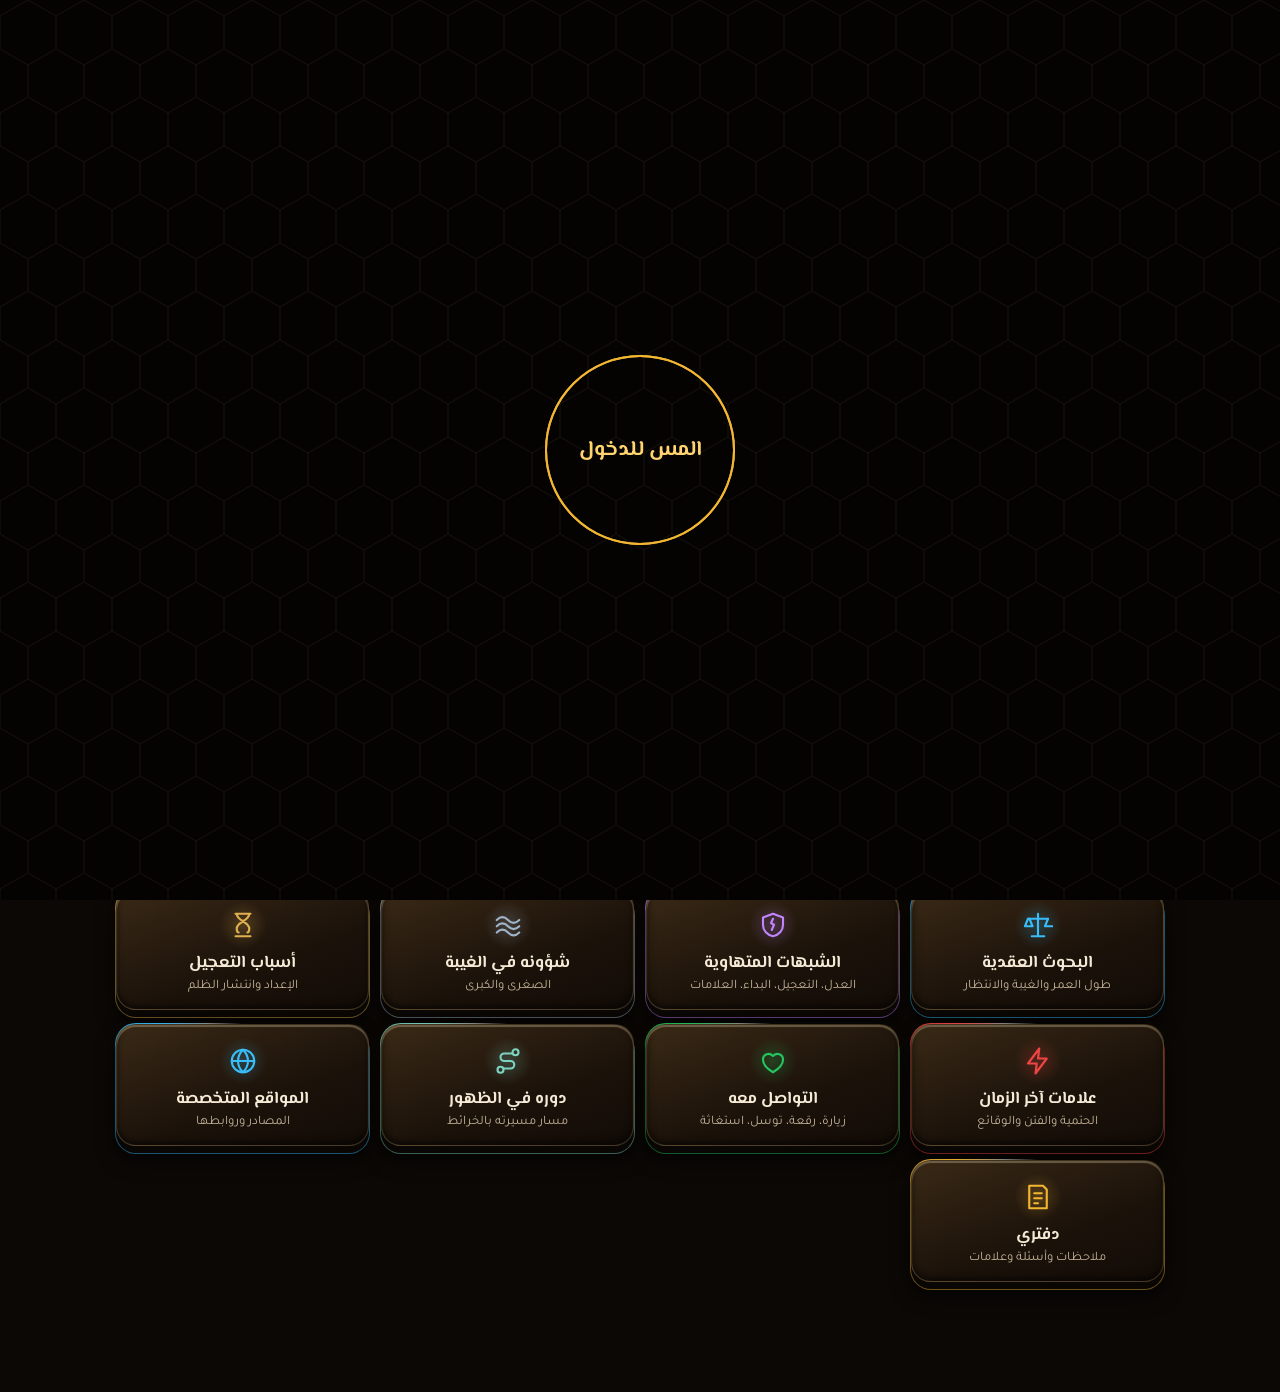
<file: index.html>
<!doctype html>
<html lang="ar" dir="rtl">
<head>
<meta charset="utf-8">
<meta name="viewport" content="width=device-width,initial-scale=1,viewport-fit=cover">
<title>المستور</title>
<meta name="description" content="المستور: موسوعة الإمام المهدي عليه السلام: عمره الشريف، صفاته، لقاءاته، كتبه، توقيعاته، شؤونه في الغيبة، وعلامات الظهور، موثقة بمصادرها.">
<meta name="theme-color" content="#0b0805">
<link rel="manifest" href="manifest.webmanifest">
<link rel="icon" href="icon-192.png">
<link rel="apple-touch-icon" href="icon-512.png">
<meta name="apple-mobile-web-app-capable" content="yes">
<meta name="mobile-web-app-capable" content="yes">
<meta name="apple-mobile-web-app-status-bar-style" content="black-translucent">
<meta name="apple-mobile-web-app-title" content="المستور">
<meta name="format-detection" content="telephone=no">
<script>window.addEventListener('error',function(e){try{var v=document.getElementById('view');if(v&&!v.children.length){v.innerHTML='<div style="padding:24px;text-align:center;color:#f5ead6"><b style="color:#F2B632">تعذّر تشغيل الصفحة في هذا المتصفح</b><br>حدّث المتصفح ثم أعد فتح الرابط.<br><small style="opacity:.6">'+(e.message||'')+'</small></div>'}var s=document.getElementById('splash');if(s)s.hidden=true;document.body.classList.remove('lock')}catch(x){}});</script>
<link rel="stylesheet" href="fonts/fonts.css">
<link rel="stylesheet" href="css/app.css">
</head>
<body>
<div id="scene" aria-hidden="true"></div>
<canvas id="fx" aria-hidden="true"></canvas>
<header class="top" id="top">
  <a class="brand" href="#/" aria-label="الرئيسية"><span class="logo"></span><b>المستور</b></a>
  <div class="top-a">
    <button id="sndBtn" class="ic" aria-label="تشغيل الأصوات وإطفاؤها" data-sfx="wood"></button>
    <a href="#/settings" class="ava" aria-label="الإعدادات"><img src="assets/designer.webp" alt="الإعدادات"></a>
  </div>
  <a class="labbar" href="#/lab" data-sfx="ember" aria-label="البحوث والمقارنات بالذكاء الاصطناعي"><span class="lb-ring"></span><span class="lb-ic" data-i="lab"></span><span class="lb-t"><b>البحوث والمقارنات</b><small>مختبر بياني بالذكاء الاصطناعي · مقارنات بين الكتب</small></span><span class="lb-go">ادخل<span data-i="back"></span></span><i class="lb-scan"></i></a>
</header>
<main id="view" tabindex="-1"></main>
<nav class="bot" id="bot" aria-label="التنقل">
  <a href="#/" data-n="home"><span data-i="home"></span>الرئيسية</a>
  <a href="#/doors" data-n="doors"><span data-i="doors"></span>الأبواب</a>
  <a href="#/search" data-n="search"><span data-i="search"></span>البحث</a>
  <a href="#/daftar" data-n="daftar"><span data-i="note"></span>دفتري</a>
</nav>
<div id="sheet" hidden></div>
<div id="book" hidden></div>
<div id="toast" role="status" aria-live="polite"></div>

<section id="splash" hidden aria-label="افتتاحية">
  <audio id="splashAudio" preload="auto"><source src="assets/splash.ogg" type="audio/ogg"><source src="assets/splash.m4a" type="audio/mp4"></audio>
  <div class="sp-hex"></div>
  <div class="sp-img"><img src="assets/splash.webp" alt=""><i class="sp-sweep"></i></div>
  <div class="sp-sparks"></div>
  <div class="sp-cap sp-c1"><b>السلام عليك يا بقية الله</b><u></u></div>
  <div class="sp-cap sp-c2"><b>وُلد فجر الجمعة</b><small>١٥ شعبان ٢٥٥هـ · سامراء</small><u></u></div>
  <div class="sp-cap sp-c3"><b>يملأ الأرض قسطًا وعدلًا</b><u></u></div>
  <div class="sp-panels"><span class="p1"><i></i>الغيبة الصغرى</span><span class="p2"><i></i>الغيبة الكبرى</span><span class="p3"><i></i>الظهور</span></div>
  <div class="sp-ring"><i></i><i></i><i></i><div><small>عمره الشريف</small><b data-age></b><em data-min></em></div></div>
  <div class="sp-bloom"></div>
  <div class="sp-end"><h1>المستور</h1><p>بَقِيَّتُ اللهِ خَيْرٌ لَكُمْ</p><small>بإشراف مجموعة بقية الله</small><u></u></div>
  <div class="sp-endimg"><img src="assets/splash.webp" alt=""></div>
  <button class="sp-gate" aria-label="ادخل"><i></i><i></i><span>المس للدخول</span></button>
  <button class="sp-skip" data-sfx="tap">تخطَّ</button>
</section>

<script src="js/age.js"></script>
<script src="js/store.js"></script>
<script src="js/sfx.js"></script>
<script src="js/tts.js"></script>
<script src="data/doors.js"></script>
<script src="data/books.js"></script>
<script src="data/content.js"></script>
<script src="js/splash.js"></script>
<script src="js/book.js"></script>
<script src="js/map.js"></script>
<script src="js/ruqa.js"></script>
<script src="js/charts.js"></script>
<script src="js/lab.js"></script>
<script src="data/corpus.js"></script>
<script src="js/corpus.js"></script>
<script src="js/lab-ui.js"></script>
<script src="data/kids.js"></script>
<script src="js/rawda.js"></script>
<script src="js/app.js"></script>
<script src="js/fx.js"></script>
<script src="js/tvnav.js"></script>
</body>
</html>
</file>
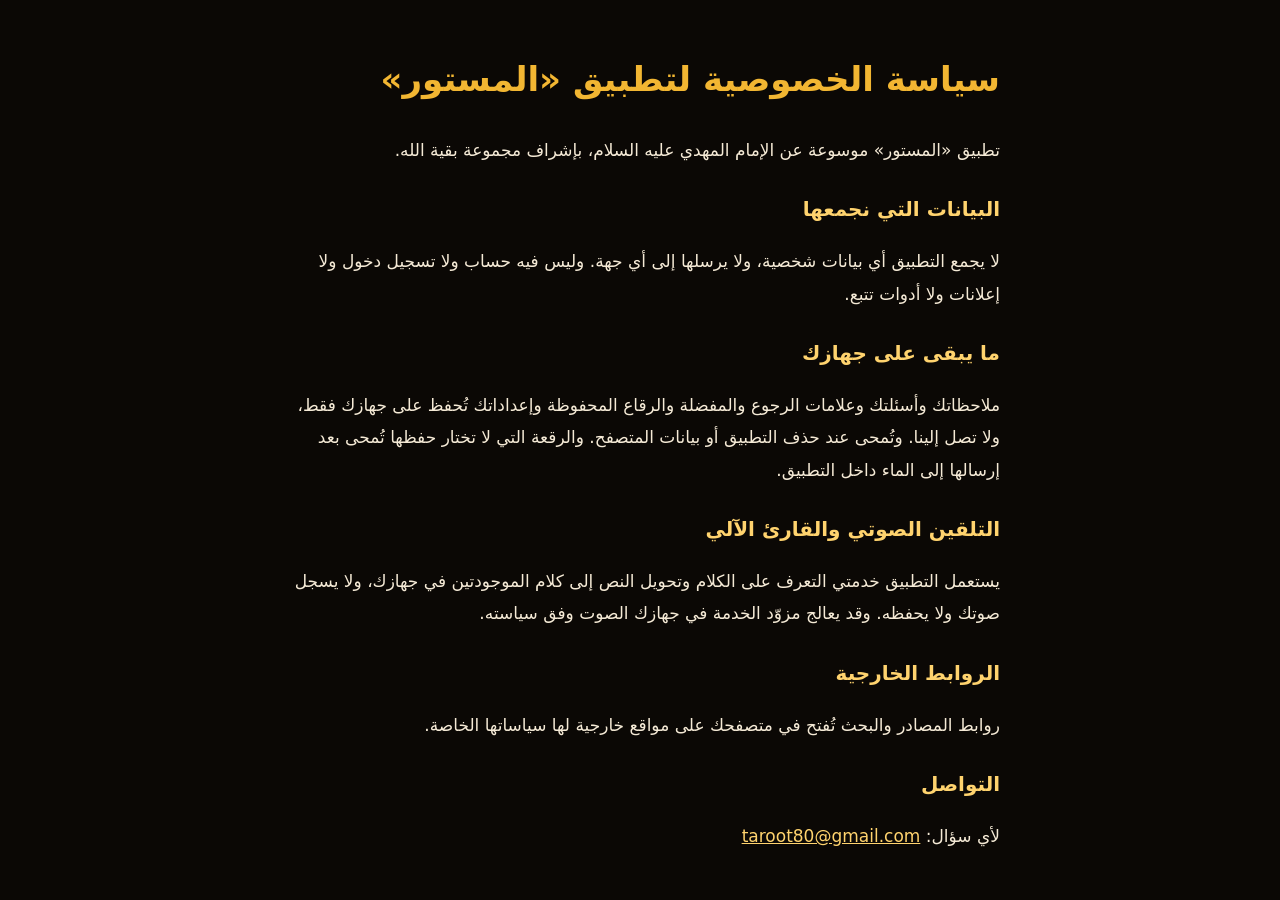
<file: privacy.html>
<!doctype html>
<html lang="ar" dir="rtl"><head><meta charset="utf-8"><meta name="viewport" content="width=device-width,initial-scale=1">
<title>سياسة الخصوصية: المستور</title>
<style>body{margin:0;background:#0b0805;color:#f5ead6;font:17px/1.9 Tajawal,system-ui,sans-serif}main{max-width:720px;margin:auto;padding:24px 16px}h1{color:#F2B632}h2{color:#ffd36e;font-size:20px;margin-top:24px}a{color:#ffd36e}</style></head>
<body><main><h1>سياسة الخصوصية لتطبيق «المستور»</h1>
<p>تطبيق «المستور» موسوعة عن الإمام المهدي عليه السلام، بإشراف مجموعة بقية الله.</p>
<h2>البيانات التي نجمعها</h2><p>لا يجمع التطبيق أي بيانات شخصية، ولا يرسلها إلى أي جهة. وليس فيه حساب ولا تسجيل دخول ولا إعلانات ولا أدوات تتبع.</p>
<h2>ما يبقى على جهازك</h2><p>ملاحظاتك وأسئلتك وعلامات الرجوع والمفضلة والرقاع المحفوظة وإعداداتك تُحفظ على جهازك فقط، ولا تصل إلينا. وتُمحى عند حذف التطبيق أو بيانات المتصفح. والرقعة التي لا تختار حفظها تُمحى بعد إرسالها إلى الماء داخل التطبيق.</p>
<h2>التلقين الصوتي والقارئ الآلي</h2><p>يستعمل التطبيق خدمتي التعرف على الكلام وتحويل النص إلى كلام الموجودتين في جهازك، ولا يسجل صوتك ولا يحفظه. وقد يعالج مزوّد الخدمة في جهازك الصوت وفق سياسته.</p>
<h2>الروابط الخارجية</h2><p>روابط المصادر والبحث تُفتح في متصفحك على مواقع خارجية لها سياساتها الخاصة.</p>
<h2>التواصل</h2><p>لأي سؤال: <a href="mailto:taroot80@gmail.com">taroot80@gmail.com</a></p>
</main></body></html>
</file>
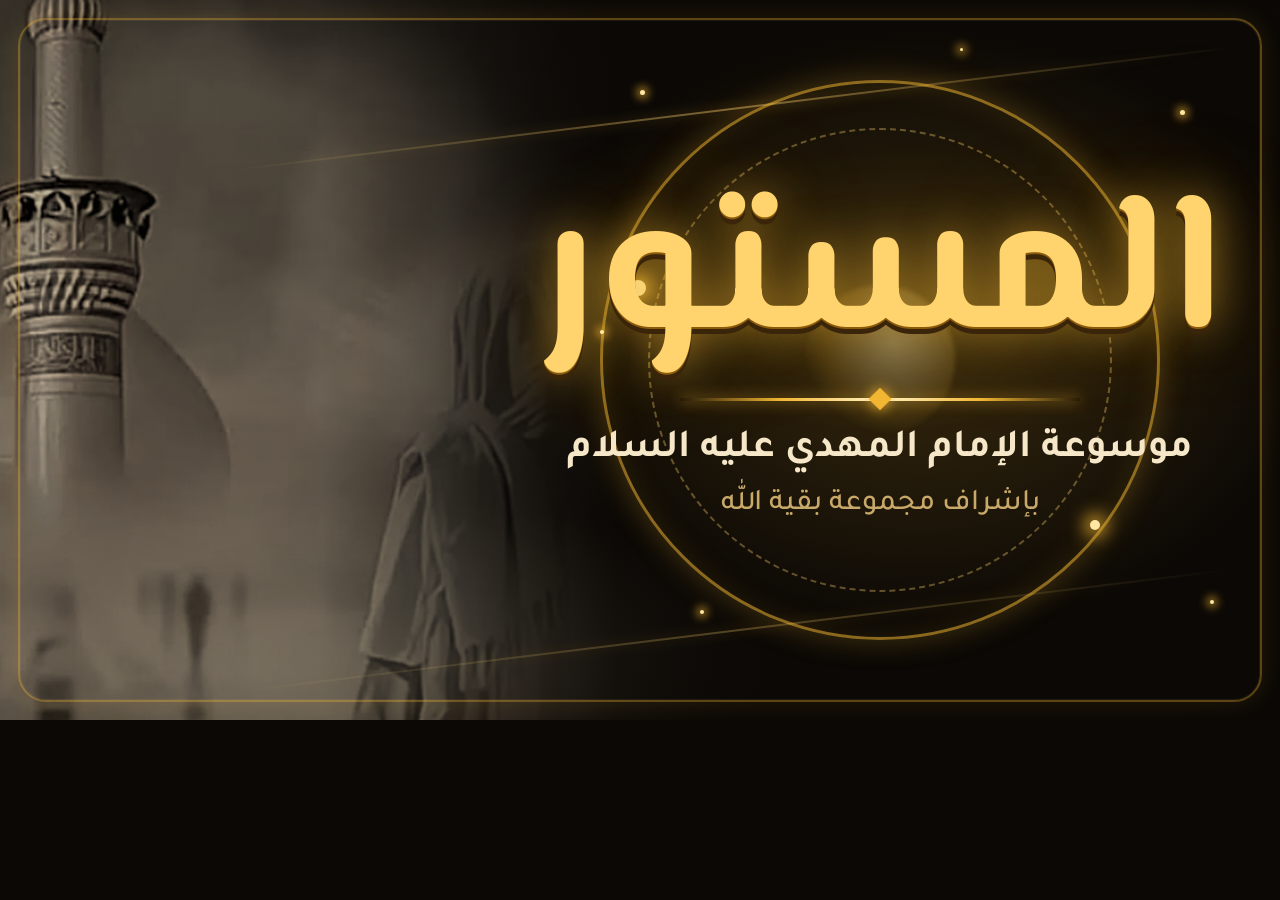
<file: store/tv/banner-source.html>
<!doctype html>
<html lang="ar" dir="rtl"><head><meta charset="utf-8">
<link rel="stylesheet" href="../../fonts/fonts.css">
<style>
:root{--gold:#F2B632;--gold2:#ffd36e}
*{margin:0;padding:0;box-sizing:border-box}
html,body{width:1280px;height:720px;overflow:hidden;background:#0b0805}
.b{position:relative;width:1280px;height:720px;overflow:hidden;background:#0b0805}
/* صورة الافتتاحية: المئذنة والقبة في الضباب */
.photo{position:absolute;left:0;top:0;width:620px;height:720px;background:url(../../assets/splash.webp) 30% 46%/ 640px auto no-repeat;
  filter:sepia(.55) saturate(1.15) brightness(.82) contrast(1.05);
  -webkit-mask-image:linear-gradient(90deg,#000 0,#000 52%,transparent 100%);mask-image:linear-gradient(90deg,#000 0,#000 52%,transparent 100%)}
.warm{position:absolute;inset:0;background:
  radial-gradient(ellipse 45% 60% at 72% 46%,rgba(242,182,50,.20),transparent 70%),
  linear-gradient(90deg,rgba(11,8,5,.15) 0,rgba(11,8,5,.35) 40%,rgba(11,8,5,.92) 62%,#0b0805 100%)}
.fog{position:absolute;left:-80px;bottom:-60px;width:900px;height:300px;background:radial-gradient(ellipse at 50% 60%,rgba(246,231,200,.22),transparent 65%);filter:blur(10px)}
/* المدار: مستوحى من أيقونة التطبيق */
.orbit{position:absolute;right:120px;top:50%;width:560px;height:560px;transform:translateY(-50%)}
.orbit .r1{position:absolute;inset:0;border-radius:50%;border:3px solid rgba(242,182,50,.55);box-shadow:0 0 30px rgba(242,182,50,.25),inset 0 0 30px rgba(242,182,50,.12)}
.orbit .r2{position:absolute;inset:48px;border-radius:50%;border:2px dashed rgba(255,211,110,.35)}
.orbit .orb{position:absolute;left:50%;top:50%;width:150px;height:150px;transform:translate(-50%,-50%);border-radius:50%;
  background:radial-gradient(circle at 60% 38%,rgba(255,240,190,.35),rgba(242,182,50,.12) 55%,transparent 72%);filter:blur(2px)}
.dot{position:absolute;width:16px;height:16px;border-radius:50%;background:#ffe7a3;box-shadow:0 0 18px 6px rgba(242,182,50,.85)}
/* ليزر */
.laser{position:absolute;height:2px;width:1700px;left:-200px;background:linear-gradient(90deg,transparent,rgba(255,211,110,0) 25%,rgba(255,211,110,.9) 55%,rgba(255,211,110,0) 85%,transparent);filter:drop-shadow(0 0 6px #F2B632)}
.l1{top:118px;transform:rotate(-7deg);opacity:.5}.l2{top:640px;transform:rotate(-7deg);opacity:.32}
.spark{position:absolute;border-radius:50%;background:#ffe7a3;box-shadow:0 0 10px 3px rgba(242,182,50,.8)}
/* النص */
.t{position:absolute;right:100px;top:0;bottom:0;width:600px;display:flex;flex-direction:column;justify-content:center;align-items:center;text-align:center}
.t h1{font:700 200px/1.0 'El Messiri';color:var(--gold2);margin-top:-18px;
  text-shadow:0 2px 0 #8a5a0a,0 7px 0 #3a250a,0 0 44px rgba(242,182,50,.6),0 0 110px rgba(242,182,50,.28)}
.rule{width:400px;height:3px;margin:18px 0 22px;background:linear-gradient(90deg,transparent,var(--gold),#fff3c9,var(--gold),transparent);box-shadow:0 0 14px rgba(242,182,50,.8);position:relative}
.rule:after{content:"";position:absolute;left:50%;top:50%;width:16px;height:16px;transform:translate(-50%,-50%) rotate(45deg);background:var(--gold);box-shadow:0 0 14px #F2B632}
.t p{font:700 40px/1.35 'Tajawal';color:#f6e7c8;white-space:nowrap}
.t .s{margin-top:10px;font:500 30px 'Tajawal';color:#c9a96a}
.frame{position:absolute;inset:18px;border:2px solid rgba(242,182,50,.35);border-radius:28px;box-shadow:inset 0 0 0 1px rgba(255,211,110,.08),0 0 24px rgba(242,182,50,.12)}
.vign{position:absolute;inset:0;background:radial-gradient(ellipse 120% 100% at 50% 50%,transparent 58%,rgba(5,3,1,.7) 100%)}
</style></head>
<body><div class="b" id="b">
  <div class="photo"></div><div class="fog"></div><div class="warm"></div>
  <div class="laser l1"></div><div class="laser l2"></div>
  <div class="orbit"><div class="r1"></div><div class="r2"></div><div class="orb"></div>
    <i class="dot" style="left:30px;top:200px"></i><i class="dot" style="right:60px;bottom:110px;width:10px;height:10px"></i></div>
  <div class="vign"></div>
  <div class="t">
    <h1>المستور</h1>
    <div class="rule"></div>
    <p>موسوعة الإمام المهدي عليه السلام</p>
    <div class="s">بإشراف مجموعة بقية الله</div>
  </div>
  <div class="frame"></div>
</div>
<script>
const b=document.getElementById('b');
[[640,90,2.5],[1180,110,2.5],[700,610,2],[1210,600,2],[600,330,1.8],[960,48,1.6]].forEach(([x,y,r])=>{const s=document.createElement('i');s.className='spark';s.style.cssText=`left:${x}px;top:${y}px;width:${r*2}px;height:${r*2}px`;b.appendChild(s)});
</script>
</body></html>
</file>
<file: fonts/fonts.css>
@font-face{font-family:'El Messiri';font-weight:500;font-display:swap;src:url(ElMessiri-500-1.woff2) format('woff2');unicode-range:U+0600-06FF,U+0750-077F,U+0870-088E,U+0890-0891,U+0898-08E1,U+08E3-08FF,U+200C-200E,U+2010-2011,U+204F,U+2E41,U+FB50-FDFF,U+FE70-FE74,U+FE76-FEFC}
@font-face{font-family:'El Messiri';font-weight:500;font-display:swap;src:url(ElMessiri-500-2.woff2) format('woff2');unicode-range:U+0000-00FF,U+0131,U+0152-0153,U+02BB-02BC,U+02C6,U+02DA,U+02DC,U+2000-206F,U+20AC,U+2122,U+2191,U+2193,U+2212,U+2215,U+FEFF,U+FFFD}
@font-face{font-family:'El Messiri';font-weight:700;font-display:swap;src:url(ElMessiri-700-1.woff2) format('woff2');unicode-range:U+0600-06FF,U+0750-077F,U+0870-088E,U+0890-0891,U+0898-08E1,U+08E3-08FF,U+200C-200E,U+2010-2011,U+204F,U+2E41,U+FB50-FDFF,U+FE70-FE74,U+FE76-FEFC}
@font-face{font-family:'El Messiri';font-weight:700;font-display:swap;src:url(ElMessiri-700-2.woff2) format('woff2');unicode-range:U+0000-00FF,U+0131,U+0152-0153,U+02BB-02BC,U+02C6,U+02DA,U+02DC,U+2000-206F,U+20AC,U+2122,U+2191,U+2193,U+2212,U+2215,U+FEFF,U+FFFD}
@font-face{font-family:'Tajawal';font-weight:400;font-display:swap;src:url(Tajawal-400-1.woff2) format('woff2');unicode-range:U+0600-06FF,U+0750-077F,U+0870-088E,U+0890-0891,U+0898-08E1,U+08E3-08FF,U+200C-200E,U+2010-2011,U+204F,U+2E41,U+FB50-FDFF,U+FE70-FE74,U+FE76-FEFC}
@font-face{font-family:'Tajawal';font-weight:400;font-display:swap;src:url(Tajawal-400-2.woff2) format('woff2');unicode-range:U+0000-00FF,U+0131,U+0152-0153,U+02BB-02BC,U+02C6,U+02DA,U+02DC,U+2000-206F,U+20AC,U+2122,U+2191,U+2193,U+2212,U+2215,U+FEFF,U+FFFD}
@font-face{font-family:'Tajawal';font-weight:500;font-display:swap;src:url(Tajawal-500-1.woff2) format('woff2');unicode-range:U+0600-06FF,U+0750-077F,U+0870-088E,U+0890-0891,U+0898-08E1,U+08E3-08FF,U+200C-200E,U+2010-2011,U+204F,U+2E41,U+FB50-FDFF,U+FE70-FE74,U+FE76-FEFC}
@font-face{font-family:'Tajawal';font-weight:500;font-display:swap;src:url(Tajawal-500-2.woff2) format('woff2');unicode-range:U+0000-00FF,U+0131,U+0152-0153,U+02BB-02BC,U+02C6,U+02DA,U+02DC,U+2000-206F,U+20AC,U+2122,U+2191,U+2193,U+2212,U+2215,U+FEFF,U+FFFD}
@font-face{font-family:'Tajawal';font-weight:700;font-display:swap;src:url(Tajawal-700-1.woff2) format('woff2');unicode-range:U+0600-06FF,U+0750-077F,U+0870-088E,U+0890-0891,U+0898-08E1,U+08E3-08FF,U+200C-200E,U+2010-2011,U+204F,U+2E41,U+FB50-FDFF,U+FE70-FE74,U+FE76-FEFC}
@font-face{font-family:'Tajawal';font-weight:700;font-display:swap;src:url(Tajawal-700-2.woff2) format('woff2');unicode-range:U+0000-00FF,U+0131,U+0152-0153,U+02BB-02BC,U+02C6,U+02DA,U+02DC,U+2000-206F,U+20AC,U+2122,U+2191,U+2193,U+2212,U+2215,U+FEFF,U+FFFD}
@font-face{font-family:'Amiri';font-weight:400;font-display:swap;src:url(Amiri-400-1.woff2) format('woff2');unicode-range:U+0600-06FF,U+0750-077F,U+0870-088E,U+0890-0891,U+0898-08E1,U+08E3-08FF,U+200C-200E,U+2010-2011,U+204F,U+2E41,U+FB50-FDFF,U+FE70-FE74,U+FE76-FEFC}
@font-face{font-family:'Amiri';font-weight:400;font-display:swap;src:url(Amiri-400-2.woff2) format('woff2');unicode-range:U+0000-00FF,U+0131,U+0152-0153,U+02BB-02BC,U+02C6,U+02DA,U+02DC,U+2000-206F,U+20AC,U+2122,U+2191,U+2193,U+2212,U+2215,U+FEFF,U+FFFD}
@font-face{font-family:'Amiri';font-weight:700;font-display:swap;src:url(Amiri-700-1.woff2) format('woff2');unicode-range:U+0600-06FF,U+0750-077F,U+0870-088E,U+0890-0891,U+0898-08E1,U+08E3-08FF,U+200C-200E,U+2010-2011,U+204F,U+2E41,U+FB50-FDFF,U+FE70-FE74,U+FE76-FEFC}
@font-face{font-family:'Amiri';font-weight:700;font-display:swap;src:url(Amiri-700-2.woff2) format('woff2');unicode-range:U+0000-00FF,U+0131,U+0152-0153,U+02BB-02BC,U+02C6,U+02DA,U+02DC,U+2000-206F,U+20AC,U+2122,U+2191,U+2193,U+2212,U+2215,U+FEFF,U+FFFD}
</file>
<file: css/app.css>
:root{--bg:#0b0805;--bg2:#1a120b;--bg3:#2a1d12;--card:rgba(20,14,9,.78);--line:rgba(242,182,50,.26);--line2:rgba(242,182,50,.6);--gold:#F2B632;--gold2:#ffd36e;--ink:#f5ead6;--muted:#c4b398;--on:#1a120b;--teal:#14B8A6;--sky:#38BDF8;--good:#22C55E;--warn:#EF4444;
--head:"El Messiri","Amiri",serif;--body:"Tajawal","Cairo",system-ui,sans-serif;--trad:"Amiri","Noto Naskh Arabic",serif;--read:19px;--out:cubic-bezier(.23,1,.32,1);--io:cubic-bezier(.77,0,.175,1);--spring:cubic-bezier(.34,1.56,.64,1);color-scheme:dark}
*{box-sizing:border-box;-webkit-tap-highlight-color:transparent}
[hidden]{display:none!important}
html{background:var(--bg)}
body{margin:0;min-height:100dvh;font:400 16px/1.6 var(--body);color:var(--ink);background:var(--bg);overflow-x:hidden}
body.lock{overflow:hidden}
::selection{background:var(--gold);color:var(--on)}
a{color:inherit;text-decoration:none}
button{font:inherit;color:inherit;background:none;border:0;cursor:pointer}
:focus-visible{outline:2px solid var(--gold2);outline-offset:3px;border-radius:8px}
h1,h2,h3,h4{font-family:var(--head);margin:0}
.i{width:1.4em;height:1.4em;fill:none;stroke:currentColor;stroke-width:1.7;stroke-linecap:round;stroke-linejoin:round;flex:none}
.muted{color:var(--muted)}
#scene{position:fixed;inset:0;z-index:-2;background:linear-gradient(rgba(11,8,5,.15),rgba(11,8,5,.5)),url(../assets/bg.webp) center/cover}
#fx{position:fixed;inset:0;width:100%;height:100%;z-index:-1;pointer-events:none}
.top{position:sticky;top:0;z-index:20;display:flex;justify-content:space-between;align-items:center;padding:calc(env(safe-area-inset-top) + 10px) 16px 10px;background:rgba(11,8,5,.96);border-bottom:1px solid var(--line)}
.brand{display:flex;align-items:center;gap:10px;font:700 25px var(--head);color:var(--gold)}
.logo{width:30px;height:30px;border-radius:50%;border:1.5px solid var(--gold);position:relative;box-shadow:0 0 14px rgba(242,182,50,.5)}
.logo:after{content:"";position:absolute;inset:6px;border-radius:50%;background:radial-gradient(circle at 60% 40%,#ffe49a,#c58a1c);box-shadow:0 0 10px var(--gold);animation:breathe 3.4s ease-in-out infinite}
.top-a{display:flex;gap:10px;align-items:center}
.ic{width:46px;height:46px;display:grid;place-items:center;border-radius:14px;border:1px solid var(--line);background:rgba(30,20,12,.8);transition:transform .12s}
.ic:active{transform:scale(.92)}
.ava{width:48px;height:48px;border-radius:50%;padding:2px;background:conic-gradient(from var(--a,0deg),var(--gold),#7a5310,var(--teal),var(--gold));animation:spinA 6s linear infinite}
.ava img{width:100%;height:100%;border-radius:50%;object-fit:cover;display:block;border:2px solid var(--bg)}
@property --a{syntax:"<angle>";inherits:false;initial-value:0deg}
@keyframes spinA{to{--a:360deg}}
@keyframes breathe{50%{transform:scale(.8);opacity:.75}}
main{max-width:1080px;margin:auto;padding:14px 16px calc(92px + env(safe-area-inset-bottom));outline:0}
main.in{animation:viewIn .42s var(--out)}
@keyframes viewIn{from{opacity:0;transform:translateY(14px) scale(.985);filter:blur(2px)}}
.bot{position:fixed;inset:auto 0 0;z-index:30;display:grid;grid-template-columns:repeat(4,1fr);padding:6px 8px calc(6px + env(safe-area-inset-bottom));background:rgba(14,9,6,.94);border-top:1px solid var(--line)}
.bot a{display:flex;flex-direction:column;align-items:center;gap:1px;padding:6px 2px;font-size:13px;color:var(--muted);border-radius:14px;min-height:54px;transition:transform .16s var(--spring)}
.bot a.on{color:var(--on);background:linear-gradient(#ffd36e,#F2B632);box-shadow:0 3px 0 #a9780f,0 0 18px rgba(242,182,50,.4);font-weight:700;transform:translateY(-3px)}
.bot .i{width:22px;height:22px}
.ph{font-size:30px;color:var(--gold);text-align:center;margin:6px 0 14px}
/* البحث */
.sbar{display:flex;align-items:center;gap:8px;padding:6px 14px 6px 6px;border-radius:999px;background:rgba(24,16,10,.9);border:1px solid var(--line2);box-shadow:inset 0 2px 6px #0008,0 0 0 0 rgba(242,182,50,.4);transition:box-shadow .2s;margin-bottom:12px}
.sbar:focus-within{box-shadow:inset 0 2px 6px #0008,0 0 0 3px rgba(242,182,50,.3)}
.sbar>span{color:var(--gold);display:grid}
.sbar input{flex:1;min-width:0;height:44px;font:500 16px var(--body);color:var(--ink);background:none;border:0;outline:0}
.sbar input::placeholder{color:#b5a487}
.mic{width:44px;height:44px;border-radius:50%;display:grid;place-items:center;color:var(--on);background:linear-gradient(#ffd36e,#F2B632);box-shadow:0 3px 0 #a9780f}
.mic.on{animation:micP 1s ease-in-out infinite}
@keyframes micP{50%{box-shadow:0 0 0 12px rgba(242,182,50,.2)}}
/* القرص */
.hero{display:grid;justify-items:center;gap:8px;padding-bottom:6px}
.core{position:relative;width:min(84vw,380px);aspect-ratio:1;border-radius:50%;animation:coreIn .9s var(--spring) both}
@keyframes coreIn{from{opacity:0;transform:scale(.8) rotate(-14deg)}}
.dial{position:absolute;inset:0;width:100%;height:100%;overflow:visible;filter:drop-shadow(0 0 22px rgba(242,182,50,.22))}
.dial .c1,.dial .c2,.dial .c3{fill:none;stroke:#c9a25a;stroke-opacity:.5}
.dial .c1{fill:rgba(16,10,6,.72)}
.dial .c3{fill:rgba(11,8,5,.72);stroke-opacity:.3;stroke-width:5}
.dial .c4{fill:none;stroke:url(#dg);stroke-width:5;stroke-linecap:round;transform:rotate(-90deg);transform-origin:180px 180px;transition:stroke-dasharray .4s var(--out)}
.t{stroke:#c9a25a;stroke-opacity:.45}.t.b{stroke:var(--gold);stroke-opacity:.9;stroke-width:1.6}
.ring-t{transform-origin:180px 180px;animation:rot 120s linear infinite}
.ring-a{transform-origin:180px 180px;animation:rot 90s linear infinite reverse}
.ring-b{transform-origin:180px 180px;animation:rot 60s linear infinite}
@keyframes rot{to{transform:rotate(360deg)}}
.rtx{fill:#e8c778;font:500 13px var(--head)}
.o{fill:var(--gold);animation:oP 3.6s ease-in-out infinite;animation-delay:calc(var(--i)*.3s)}
@keyframes oP{0%,70%,100%{opacity:.35}35%{opacity:1;filter:drop-shadow(0 0 5px var(--gold))}}
#secHand{transform-origin:180px 180px;transition:transform .5s var(--spring)}
.age{position:absolute;inset:22%;display:flex;flex-direction:column;align-items:center;justify-content:center;text-align:center;line-height:1.15}
.age small{color:var(--muted);font-size:14px}
#ageBig{font:700 clamp(46px,15vw,70px)/1.1 var(--head);color:var(--gold);text-shadow:0 0 22px rgba(242,182,50,.5);font-variant-numeric:tabular-nums}
#ageBig[data-len="7"],#ageBig[data-len="9"]{font-size:clamp(34px,10vw,48px)}
#ageBig[data-len="11"]{font-size:clamp(28px,8.5vw,40px)}
#ageU{font:500 16px var(--head);font-style:normal}
#ageSub{font-style:normal;color:var(--ink);font-size:14.5px;margin-top:2px}
.clk{margin-top:6px;font:500 17px var(--body);color:#7fe3d4;font-variant-numeric:tabular-nums;letter-spacing:.5px;direction:ltr}
.modes{display:flex;gap:6px;padding:4px;border-radius:999px;background:rgba(24,16,10,.85);border:1px solid var(--line)}
.modes button{padding:7px 14px;border-radius:999px;font-size:14px;color:var(--muted);min-height:38px;transition:background .18s,color .18s}
.modes .on{background:var(--gold);color:var(--on);font-weight:700}
.hint{margin:0;color:var(--muted);font-size:14px}
.age-mini{display:flex;flex-wrap:wrap;gap:4px 10px;align-items:baseline;justify-content:center;padding:12px;border:1px solid var(--line);border-radius:18px;background:var(--card);margin:10px 0}
.age-mini #ageBig{font-size:42px}.age-mini em{font-style:normal}.age-mini i{font-style:normal}
/* الأبواب */
.doors{display:grid;grid-template-columns:repeat(2,minmax(0,1fr));gap:14px 12px;margin-top:14px;perspective:900px}
@media(min-width:760px){.doors{grid-template-columns:repeat(4,1fr)}}
.door{position:relative;display:block;min-height:122px;border-radius:20px;animation:doorIn .62s var(--spring) both;animation-delay:calc(.04s*var(--i) + .1s);transform-style:preserve-3d}
@keyframes doorIn{from{opacity:0;transform:translate(var(--dx),var(--dy)) scale(.9) rotateX(18deg);filter:blur(3px)}}
.d-glow{position:absolute;inset:-1px;border-radius:21px;background:conic-gradient(from var(--a,0deg),transparent 0 65%,var(--c) 85%,#fff8 92%,transparent);animation:spinA 5.4s linear infinite;animation-delay:calc(var(--i)*-.45s)}
.d-face{position:relative;display:flex;flex-direction:column;align-items:center;justify-content:center;gap:4px;height:100%;min-height:122px;padding:12px 8px 14px;text-align:center;border-radius:20px;overflow:hidden;
 background:linear-gradient(160deg,#3a2916,#1b120a 60%,#120b06);border:1px solid rgba(255,220,150,.16);
 box-shadow:inset 0 2px 1px rgba(255,235,190,.3),inset 0 -3px 6px #0009,0 7px 0 #0a0603,0 7px 0 1px color-mix(in srgb,var(--c) 45%,#000),0 13px 20px #000a;transition:transform .13s var(--out),box-shadow .13s}
.d-face:before{content:"";position:absolute;inset:0;background:linear-gradient(105deg,transparent 40%,rgba(255,240,200,.22) 50%,transparent 60%);transform:translateX(120%);animation:shine 7s ease-in-out infinite;animation-delay:calc(var(--i)*.55s)}
@keyframes shine{0%,78%{transform:translateX(120%)}100%{transform:translateX(-120%)}}
.d-ic{width:48px;height:48px;display:grid;place-items:center;border-radius:50%;color:var(--c);background:radial-gradient(circle,color-mix(in srgb,var(--c) 22%,transparent),transparent 70%)}
.d-ic .i{width:30px;height:30px}
.door b{font:700 17px/1.25 var(--head);color:var(--ink)}
.door small{font-size:13px;line-height:1.25;color:var(--muted)}
.door:active .d-face{transform:translateY(5px);box-shadow:inset 0 2px 1px rgba(255,235,190,.3),inset 0 -3px 6px #0009,0 2px 0 #0a0603,0 2px 0 1px color-mix(in srgb,var(--c) 45%,#000)}
/* توقيع حركة السكون لكل باب */
[data-idle=glow] .d-ic{animation:i-glow 2.6s ease-in-out infinite}
@keyframes i-glow{50%{filter:drop-shadow(0 0 9px var(--c));transform:scale(1.09)}}
[data-idle=tilt] .d-ic{animation:i-tilt 3.6s ease-in-out infinite}@keyframes i-tilt{50%{transform:perspective(200px) rotateY(32deg)}}
[data-idle=write] .d-ic{animation:i-write 2.4s ease-in-out infinite}@keyframes i-write{25%{transform:translate(3px,2px) rotate(-7deg)}75%{transform:translate(-3px,-1px) rotate(5deg)}}
[data-idle=bob] .d-ic{animation:i-bob 3s ease-in-out infinite}@keyframes i-bob{50%{transform:translateY(-5px)}}
[data-idle=rock] .d-ic{animation:i-rock 3.2s ease-in-out infinite}@keyframes i-rock{25%{transform:rotate(9deg)}75%{transform:rotate(-9deg)}}
[data-idle=veil] .d-ic{animation:i-veil 4s ease-in-out infinite}@keyframes i-veil{50%{transform:translateX(5px);opacity:.55}}
[data-idle=sand] .d-ic{animation:i-sand 5s var(--io) infinite}@keyframes i-sand{0%,44%{transform:rotate(0)}50%,94%{transform:rotate(180deg)}100%{transform:rotate(360deg)}}
[data-idle=flick] .d-ic{animation:i-flick 4.4s linear infinite}@keyframes i-flick{0%,88%,100%{opacity:1}90%{opacity:.4}93%{opacity:1}95%{opacity:.55}}
[data-idle=ripple] .d-ic{animation:i-rip 2.8s ease-out infinite}@keyframes i-rip{0%{box-shadow:0 0 0 0 color-mix(in srgb,var(--c) 50%,transparent)}100%{box-shadow:0 0 0 16px transparent}}
[data-idle=route] .d-ic{animation:i-route 3.4s ease-in-out infinite}@keyframes i-route{50%{transform:translate(-4px,-3px)}}
[data-idle=orbit] .d-ic .i{animation:rot 9s linear infinite}
/* توقيع اهتزاز الضغط: يختلف اتجاهه من باب إلى باب */
.door[data-m=pulse]:active{animation:m-pulse .32s}.door[data-m=flip]:active{animation:m-flip .36s}.door[data-m=sway]:active{animation:m-sway .34s}.door[data-m=drop]:active{animation:m-drop .3s}.door[data-m=tip]:active{animation:m-tip .36s}.door[data-m=drift]:active{animation:m-drift .36s}.door[data-m=turn]:active{animation:m-turn .36s}.door[data-m=jolt]:active{animation:m-jolt .28s}.door[data-m=ripple]:active{animation:m-rip .36s}.door[data-m=march]:active{animation:m-march .34s}.door[data-m=spin]:active{animation:m-spin .36s}.door[data-m=stamp]:active{animation:m-stamp .3s}
@keyframes m-pulse{30%{transform:scale(1.05)}60%{transform:scale(.96)}}
@keyframes m-flip{40%{transform:rotateY(14deg)}70%{transform:rotateY(-8deg)}}
@keyframes m-sway{25%{transform:translateX(5px) rotate(1.5deg)}60%{transform:translateX(-5px) rotate(-1.5deg)}}
@keyframes m-drop{40%{transform:translateY(7px)}70%{transform:translateY(-3px)}}
@keyframes m-tip{30%{transform:rotate(3deg)}65%{transform:rotate(-3deg)}}
@keyframes m-drift{50%{transform:translate(-7px,-3px)}}
@keyframes m-turn{50%{transform:rotateZ(5deg) scale(.97)}}
@keyframes m-jolt{20%{transform:translate(-4px,3px)}40%{transform:translate(4px,-3px)}60%{transform:translate(-3px,-2px)}80%{transform:translate(3px,2px)}}
@keyframes m-rip{30%{transform:scale(.95)}60%{transform:scale(1.04)}}
@keyframes m-march{25%{transform:translateX(-5px)}50%{transform:translateX(3px)}75%{transform:translateX(-2px)}}
@keyframes m-spin{50%{transform:rotateX(16deg)}}
@keyframes m-stamp{40%{transform:scale(1.06) translateY(-5px)}70%{transform:scale(.95) translateY(3px)}}
/* صفحات الأبواب */
.back{display:inline-flex;align-items:center;gap:4px;min-height:44px;color:var(--gold)}
.dh{display:flex;align-items:center;gap:12px;padding:14px;border-radius:20px;background:var(--card);border:1px solid color-mix(in srgb,var(--c) 45%,transparent);animation:pop .44s var(--spring)}
.dh .d-ic{color:var(--c)}.dh h1{font-size:25px;color:var(--c)}.dh p{margin:0;color:var(--muted)}
@keyframes pop{from{opacity:0;transform:scale(.95)}}
.tabs,.eras,.chips{display:flex;gap:8px;overflow-x:auto;padding:10px 2px;scrollbar-width:none}
.tabs::-webkit-scrollbar,.eras::-webkit-scrollbar{display:none}
.tabs button,.eras button,.chips a{flex:none;min-height:44px;padding:8px 16px;border-radius:999px;border:1px solid var(--line);background:rgba(30,20,12,.8);color:var(--ink);transition:background .15s,transform .15s}
.eras{padding-top:0}.eras button{min-height:38px;padding:5px 13px;font-size:14px;color:var(--muted)}
.tabs .on,.eras .on{background:var(--gold);color:var(--on);font-weight:700;border-color:var(--gold)}
.its{display:grid;gap:10px}@media(min-width:760px){.its{grid-template-columns:1fr 1fr}}
.it{display:flex;flex-direction:column;align-items:flex-start;gap:3px;text-align:right;width:100%;padding:13px 15px;border-radius:16px;background:var(--card);border:1px solid var(--line);animation:itIn .46s var(--spring) both;animation-delay:calc(var(--i,0)*.04s);transition:transform .16s var(--out),border-color .16s}
@keyframes itIn{from{opacity:0;transform:translateX(-22px) scale(.97)}}
.it:active{transform:scale(.98)}
.it b{font:700 17.5px/1.35 var(--head)}.it small{color:var(--muted);font-size:14.5px}
.grade{display:inline-block;padding:1px 10px;border-radius:999px;font-size:13px;background:rgba(242,182,50,.14);color:var(--gold2);border:1px solid var(--line)}
.g-tawqi{background:rgba(242,182,50,.28);color:#ffe9b0}.g-thiqa{background:rgba(20,184,166,.18);color:#7fe3d4;border-color:rgba(20,184,166,.5)}.g-kutub{background:rgba(159,179,200,.16);color:#c8d6e4;border-color:#9fb3c866}.g-dua{background:rgba(34,197,94,.16);color:#8fe7ae;border-color:#22c55e66}.g-bahth{background:rgba(56,189,248,.16);color:#a6dffb;border-color:#38bdf866}
.pend{display:grid;justify-items:center;gap:8px;padding:30px 14px;border:1px dashed var(--line2);border-radius:18px;background:var(--card);text-align:center}
.pend b{font:700 19px var(--head)}.pend span{color:var(--muted)}
.btn,.btn2{display:inline-flex;align-items:center;justify-content:center;gap:6px;min-height:48px;padding:10px 20px;border-radius:14px;font-weight:700}
.btn{background:linear-gradient(#ffd36e,#F2B632);color:var(--on);box-shadow:0 4px 0 #a9780f;transition:transform .12s,box-shadow .12s}
.btn:active{transform:translateY(3px);box-shadow:0 1px 0 #a9780f}
.btn2{border:1px solid var(--line2);background:rgba(30,20,12,.85);color:var(--ink)}.btn2:disabled{opacity:.4}
/* ورق البردي */
.pap{position:relative;padding:26px 22px 28px;border-radius:6px;color:#2a1a0c;background:#d8bd8c url(../assets/papyrus.webp);box-shadow:0 12px 34px #000b,inset 0 0 50px rgba(90,55,15,.42);font:400 var(--read)/2 var(--trad);animation:papIn .5s var(--spring)}
@keyframes papIn{from{opacity:0;transform:scaleY(.86) translateY(-10px);transform-origin:top}}
.pap small{font:500 14px var(--body);color:#6a4a1f}.pap h1{font-size:25px;line-height:1.4;color:#4a2d0c;text-align:center;margin:4px 0 12px}
.pap p{margin:0 0 .8em;text-align:justify}.pap .sum{font-family:var(--body);font-size:calc(var(--read) - 2px);line-height:1.8}
.srcbox{margin-top:12px;padding:14px;border-radius:16px;background:var(--card);border:1px solid var(--line)}
.srcbox h4{color:var(--gold)}.srcbox p{margin:4px 0}
.src-also{color:var(--muted);font-size:14.5px}
.src-link{display:inline-flex;gap:6px;align-items:center;min-height:44px;color:var(--gold2);font-weight:700}
.acts,.bk-acts{display:flex;gap:8px;justify-content:center;margin-top:10px}.bk-acts{margin:0}
.act.on{background:var(--gold);color:var(--on);border-color:var(--gold)}.act.on .i{fill:currentColor}
/* الكتب */
.shelf{display:grid;grid-template-columns:repeat(auto-fill,minmax(150px,1fr));gap:12px}
.bk{position:relative;display:flex;flex-direction:column;gap:4px;min-height:190px;padding:16px 16px 14px 24px;text-align:right;border-radius:4px 12px 12px 4px;background:linear-gradient(90deg,#1b3a2c,#23483a 70%,#1b3a2c);box-shadow:inset 7px 0 8px -5px #0009,0 6px 12px #000a;animation:itIn .4s var(--spring) both;animation-delay:calc(var(--i)*.03s);transition:transform .16s var(--spring)}
.bk.k-m{background:linear-gradient(90deg,#3c2410,#5a3616 70%,#3c2410)}.bk.k-k{background:linear-gradient(90deg,#14304a,#1c4160 70%,#14304a)}.bk.k-r{background:linear-gradient(90deg,#3e3314,#54461f 70%,#3e3314);min-height:150px}
.bk:active{transform:translateY(-4px) rotate(-1deg)}
.bk i{position:absolute;inset:6px 6px 6px 12px;border:1px solid rgba(242,182,50,.4);border-radius:3px;pointer-events:none}
.bk b{font:700 15.5px/1.35 var(--head);color:#ffe9b8}.bk small{font-size:13px;line-height:1.3;color:#e5d6b8}.bk span{margin-top:auto;font-size:12.5px;color:var(--gold2)}
.wls{display:grid;gap:8px}.wl{display:flex;gap:8px;align-items:center;min-height:46px;padding:8px 14px;border-radius:12px;border:1px solid var(--line);background:rgba(30,20,12,.8)}
.sh2{font-size:19px;color:var(--gold);margin:14px 0 8px}
/* الدفتر والإعدادات */
.df h2{font-size:20px;color:var(--gold);margin:16px 0 6px}.rw{display:flex;gap:10px;margin-top:18px;flex-wrap:wrap}
.who{display:grid;justify-items:center;gap:4px;padding:20px;border-radius:20px;background:var(--card);border:1px solid var(--line);text-align:center}
.who img{width:104px;height:104px;border-radius:50%;object-fit:cover;border:3px solid var(--gold);box-shadow:0 0 22px rgba(242,182,50,.4)}
.who h2{font-size:24px;color:var(--gold)}.who p{margin:0;color:var(--muted)}.mail{min-height:44px;color:var(--ink);direction:ltr}
.set{margin-top:12px;padding:14px;border-radius:18px;background:var(--card);border:1px solid var(--line);display:grid;gap:10px}
.set label{display:flex;justify-content:space-between;align-items:center;gap:12px;min-height:44px}.set h3{color:var(--gold)}.set p{margin:0}
input[type=checkbox]{width:22px;height:22px;accent-color:var(--gold)}input[type=range]{accent-color:var(--gold);width:50%}
textarea{width:100%;font:400 16px/1.7 var(--body);color:inherit;background:rgba(0,0,0,.2);border:1px solid var(--line);border-radius:10px;padding:10px}
/* النافذة */
#sheet{position:fixed;inset:0;z-index:60;display:grid;place-items:center;padding:16px}
.sh-bg{position:absolute;inset:0;background:rgba(5,3,2,.76)}
.sh{position:relative;width:min(520px,100%);max-height:86dvh;overflow:auto;padding:22px 18px;border-radius:20px;background:#1c130b;border:1px solid var(--line2);box-shadow:0 0 44px rgba(242,182,50,.2);display:grid;gap:8px;animation:shIn .32s var(--spring)}
@keyframes shIn{from{opacity:0;transform:scale(.92) translateY(14px)}}
.sh h3{font-size:21px;color:var(--gold);padding-left:46px}.sh p{margin:0}.sh-x{position:absolute;top:10px;left:10px}
#toast{position:fixed;bottom:calc(88px + env(safe-area-inset-bottom));left:50%;z-index:90;padding:9px 18px;border-radius:999px;background:var(--gold);color:var(--on);font-weight:700;transform:translate(-50%,16px) scale(.95);opacity:0;pointer-events:none;transition:.24s var(--spring);white-space:nowrap}
#toast.on{opacity:1;transform:translate(-50%,0)}
/* الكتاب */
#book{position:fixed;inset:0;z-index:70;background:rgba(6,4,2,.94)}
.bk-wrap{height:100dvh;display:flex;flex-direction:column;gap:8px;padding:calc(8px + env(safe-area-inset-top)) 12px calc(10px + env(safe-area-inset-bottom));max-width:1000px;margin:auto}
.bk-bar,.bk-nav{display:flex;align-items:center;justify-content:space-between;gap:8px;flex:none}
.bk-count{color:var(--muted);font-variant-numeric:tabular-nums}
.bk-listen{display:flex;align-items:center;gap:6px}.bk-listen span{font-size:14px;color:var(--muted)}
.bk-v{min-height:44px;padding:4px 12px;border-radius:12px;border:1px solid var(--line2);background:rgba(30,20,12,.85)}
.bk-v.on{background:var(--gold);color:var(--on);font-weight:700;animation:micP 1.4s infinite}.bk-v:disabled{opacity:.4}
.bk-stage{position:relative;flex:1;min-height:0;perspective:1800px;touch-action:pan-y}
.bk-page,.bk-leaf .f,.bk-leaf .b{position:absolute;inset:0;padding:30px 26px 46px;color:#2a1a0c;background:#d8bd8c url(../assets/papyrus.webp);overflow:hidden;box-shadow:inset 0 0 44px rgba(90,55,15,.42)}
.bk-l{display:none}
#book.dbl .bk-r{inset:0 50% 0 0;left:50%;right:0;box-shadow:inset 26px 0 26px -18px rgba(60,30,6,.6),inset 0 0 44px rgba(90,55,15,.42)}
#book.dbl .bk-l{display:block;left:0;right:50%;box-shadow:inset -26px 0 26px -18px rgba(60,30,6,.6),inset 0 0 44px rgba(90,55,15,.42)}
.bk-edge{position:absolute;top:6px;bottom:6px;width:7px;background:repeating-linear-gradient(90deg,#e5d2a8 0 1px,#a98c5c 1px 2px);pointer-events:none}.e-r{right:-6px;border-radius:0 3px 3px 0}.e-l{left:-6px;border-radius:3px 0 0 3px}
.bk-text{font:400 var(--read)/2 var(--trad);text-align:justify}.bk-text p{margin:0 0 .6em}
.bk-no{position:absolute;bottom:12px;inset-inline:0;text-align:center;color:#6a4a1f;font-size:15px}
.bk-title{height:100%;display:flex;flex-direction:column;align-items:center;justify-content:center;gap:8px;text-align:center}
.bk-title h2{font-size:28px;line-height:1.4;color:#4a2d0c}.bk-title small{color:#6a4a1f}.bk-title p{margin:0;font:500 18px var(--head);color:#5b3b14}
.bk-title .grade{background:#4a2d0c;color:#ffe9b8;border-color:#4a2d0c}
.orn{width:150px;height:18px;background:radial-gradient(circle,#7a4d17 3px,transparent 4px) center/18px 18px repeat-x;opacity:.75}
.bk-src{font:400 16.5px/1.8 var(--body)}.bk-src h4{font-size:21px;color:#4a2d0c}.bk-src p{margin:4px 0}.bk-src .grade{background:#4a2d0c;color:#ffe9b8}.bk-src a{color:#6a3a00;font-weight:700;text-decoration:underline}.bk-src .src-also{color:#5b3b14}
.bk-leaf{position:absolute;inset:0;pointer-events:none;transform-style:preserve-3d;visibility:hidden;z-index:5}
.bk-leaf.go{visibility:visible}
.bk-leaf .f,.bk-leaf .b{backface-visibility:hidden}.bk-leaf .b{transform:rotateY(180deg)}
.bk-leaf.sgl{transform-origin:right center}
.bk-leaf.sgl.fwd.go{animation:tS .72s var(--io) forwards}.bk-leaf.sgl.bwd.go{animation:tS .72s var(--io) reverse forwards}
@keyframes tS{from{transform:rotateY(0)}to{transform:rotateY(170deg)}}
.bk-leaf.dbl{right:50%}.bk-leaf.dbl{transform-origin:right center}
.bk-leaf.dbl.fwd.go{animation:tD .78s var(--io) forwards}.bk-leaf.dbl.bwd.go{animation:tD .78s var(--io) reverse forwards}
@keyframes tD{from{transform:rotateY(0)}to{transform:rotateY(180deg)}}
.bk-cover{position:absolute;top:-4px;bottom:-4px;width:50.5%;z-index:9;background:linear-gradient(120deg,#123427,#1c4a39 55%,#102c21);box-shadow:0 0 0 2px #7a5a1d inset,0 8px 26px #000;transition:transform .95s var(--io),opacity .3s .8s;pointer-events:none;backface-visibility:hidden}
.bk-cover i{position:absolute;inset:14px;border:1.5px solid var(--gold);outline:1px solid rgba(242,182,50,.4);outline-offset:-7px;border-radius:3px}
.c-r{right:-4px;transform-origin:right center}.c-l{left:-4px;transform-origin:left center}
#book.opened .c-r{transform:rotateY(-165deg);opacity:0}#book.opened .c-l{transform:rotateY(165deg);opacity:0}
.bk-spine{position:absolute;top:0;bottom:0;left:50%;width:0;display:none}
.bk-nav .btn2{min-width:0;padding:8px 12px}.bk-acts{gap:5px}.bk-acts .ic{width:40px;height:44px}@media(min-width:500px){.bk-nav .btn2{min-width:92px}.bk-acts .ic{width:46px}}
/* الرقعة */
.ruqa{display:grid;gap:10px;margin-bottom:14px}
.rq-sheet{position:relative;z-index:2;padding:16px;color:#2a1a0c;background:#d8bd8c url(../assets/papyrus.webp);box-shadow:0 8px 20px #000a,inset 0 0 40px rgba(90,55,15,.4);transition:transform .8s var(--io),opacity .5s}
.rq-sheet label{font:700 18px var(--head)}.rq-sheet textarea{background:transparent;border-color:rgba(74,45,12,.4);font:400 18px/1.9 var(--trad)}
.rq-sheet.fold{transform:scale(.42,.2) rotate(-5deg)}.rq-sheet.sink{transform:scale(.2,.1) translateY(1200px) rotate(14deg);opacity:0;transition:transform 1.5s ease-in,opacity 1.3s .3s}
.rq-fold{display:none}.rq-water{height:110px;border-radius:14px;overflow:hidden;border:1px solid var(--line)}.rq-water canvas{width:100%;height:100%;display:block}
.rq-row{display:flex;flex-wrap:wrap;align-items:center;gap:12px}.rq-keep{display:flex;align-items:center;gap:6px;min-height:44px}
/* الخريطة */
.mp{margin-bottom:12px}.mp svg{width:100%;display:block;border-radius:16px;border:1px solid var(--line2)}
.mp-line{fill:none;stroke:var(--gold);stroke-width:3;stroke-linecap:round;stroke-dasharray:100;stroke-dashoffset:100;animation:draw 3.2s var(--io) .2s forwards;filter:drop-shadow(0 0 5px var(--gold))}
@keyframes draw{to{stroke-dashoffset:0}}
.mp-s{cursor:pointer}.mp-s .h{fill:transparent}.mp-s .p{fill:rgba(242,182,50,.25);animation:mpP 2.4s ease-out infinite;transform-box:fill-box;transform-origin:center}
@keyframes mpP{to{transform:scale(1.8);opacity:0}}
.mp-s .d{fill:var(--gold);stroke:#1a120b}.mp-s .n{fill:#1a120b;font:700 17px var(--body);text-anchor:middle}.mp-s .l{fill:#ffe9b8;font:700 21px var(--head);text-anchor:start;paint-order:stroke;stroke:#000;stroke-width:3px}
.mp-s.on .d{fill:#7fe3d4}.mp-c circle{fill:#c4b398}.mp-c text{fill:#b5a487;font:16px var(--body)}
.mp-note{font-size:13.5px;color:var(--muted);margin:6px 0}.mp-info{padding:14px;border-radius:16px;background:var(--card);border:1px solid var(--line2);animation:pop .3s var(--spring)}.mp-info h3{color:var(--gold)}.mp-info p{margin:4px 0 10px}
/* الافتتاحية: توقيت المشاهد مطابق للفيديو */
#splash{position:fixed;inset:0;z-index:100;background:#050302;overflow:hidden;color:#fff;transition:opacity .6s}
#splash.out{opacity:0}
.sp-hex{position:absolute;inset:0;opacity:.32;background:url("data:image/svg+xml,%3Csvg xmlns='http://www.w3.org/2000/svg' width='56' height='97' viewBox='0 0 56 97'%3E%3Cpath d='M28 0l28 16v33L28 65 0 49V16zM28 65v32' fill='none' stroke='%23c9a25a' stroke-opacity='.28'/%3E%3C/svg%3E")}
.sp-sparks i{position:absolute;left:var(--x);top:var(--y);width:var(--s);height:var(--s);border-radius:50%;background:#ffd98a;box-shadow:0 0 6px #ffb838;animation:spk var(--d) ease-in-out var(--w) infinite}
@keyframes spk{0%,100%{opacity:.1;transform:translateY(0)}50%{opacity:1;transform:translateY(-26px)}}
.sp-img{position:absolute;inset:0;opacity:0;overflow:hidden}
.sp-img img{position:absolute;inset:0;width:100%;height:100%;object-fit:cover;transform-origin:30% 44%}
.sp-sweep{position:absolute;inset:-20%;background:linear-gradient(112deg,transparent 46%,rgba(255,214,120,.1) 48%,rgba(255,226,150,.95) 50%,rgba(255,214,120,.1) 52%,transparent 54%);transform:translateX(-90%);mix-blend-mode:screen}
.run .sp-img{animation:imgVis 9s linear forwards}
@keyframes imgVis{0%{opacity:0}5%{opacity:1}92%{opacity:1}100%{opacity:0}}
.run .sp-img img{animation:imgCam 9s var(--io) forwards}
@keyframes imgCam{0%{transform:scale(3.3) translate(9%,6%);filter:brightness(.05)}6%{transform:scale(3.15) translate(9%,6%);filter:brightness(.05)}12%{filter:brightness(1)}31%{transform:scale(2.9) translate(8%,5%);filter:brightness(1)}38%{transform:scale(1.04);filter:brightness(.9)}62%{transform:scale(1.1);filter:brightness(.82)}72%,100%{transform:scale(1.75) translate(-17%,-6%);filter:brightness(.62)}}
.run .sp-sweep{animation:sweep 1.5s ease-in-out .85s forwards}
@keyframes sweep{to{transform:translateX(90%)}}
.sp-cap{position:absolute;inset-inline:16px;top:63%;display:grid;justify-items:center;gap:5px;text-align:center;opacity:0;text-shadow:0 2px 14px #000}
.sp-cap b{font:700 clamp(27px,7.6vw,42px)/1.3 var(--head)}
.sp-cap small{font:500 clamp(17px,4.6vw,23px) var(--body);color:var(--gold2)}
.sp-cap u,.sp-end u{display:block;width:62%;max-width:300px;height:2px;background:linear-gradient(90deg,transparent,var(--gold),transparent);transform:scaleX(0)}
.run .sp-c1{animation:cap 1.75s var(--out) 1s forwards}.run .sp-c1 u{animation:ul .7s var(--out) 1.25s forwards}
.run .sp-c2{animation:cap 2s var(--out) 3.4s forwards}.run .sp-c2 u{animation:ul .7s var(--out) 3.7s forwards}
.run .sp-c3{animation:cap 2s var(--out) 7s forwards}.run .sp-c3 u{animation:ul .7s var(--out) 7.25s forwards}
@keyframes cap{0%{opacity:0;transform:translateY(16px);filter:blur(4px)}16%{opacity:1;transform:none;filter:none}85%{opacity:1}100%{opacity:0}}
@keyframes ul{to{transform:scaleX(1)}}
.sp-panels{position:absolute;inset:0;pointer-events:none}
.sp-panels span{position:absolute;display:flex;flex-direction:column;align-items:center;justify-content:center;gap:6px;width:37vw;max-width:210px;height:82px;font:700 clamp(14px,4vw,19px) var(--head);color:var(--gold2);border:1.5px solid var(--gold);border-radius:6px;background:linear-gradient(120deg,rgba(40,27,10,.86),rgba(90,62,18,.42));box-shadow:0 0 18px rgba(242,182,50,.32);overflow:hidden;opacity:0}
.sp-panels i{width:58%;height:2px;background:var(--gold);box-shadow:0 7px 0 #d9a23a,0 14px 0 #7a5a1d}
.p1{top:30%;left:50%;transform:translateX(-50%);z-index:2}.p2{top:37%;right:4%}.p3{top:37%;left:4%}
.run .sp-panels .p1{animation:pIn .5s var(--spring) 6.75s forwards,pUp 2.5s var(--io) 9.1s forwards}
.run .sp-panels .p2{animation:pIn2 .5s var(--spring) 6.5s forwards,pUp2 2.5s var(--io) 9.1s forwards}
.run .sp-panels .p3{animation:pIn2 .5s var(--spring) 7s forwards,pUp2 2.5s var(--io) 9.1s forwards}
@keyframes pIn{from{opacity:0;transform:translateX(-50%) scale(.7)}to{opacity:1;transform:translateX(-50%) scale(1)}}
@keyframes pIn2{from{opacity:0;transform:scale(.7)}to{opacity:.95;transform:none}}
@keyframes pUp{to{opacity:1;transform:translate(-50%,-14vh) scale(.82)}}
@keyframes pUp2{to{opacity:.95;transform:translateY(-14vh) scale(.82)}}
.run .sp-panels{animation:panOut .4s linear 11.7s forwards}@keyframes panOut{to{opacity:0}}
.sp-ring{position:absolute;left:50%;top:59%;width:64vw;max-width:340px;aspect-ratio:1;transform:translate(-50%,-50%);opacity:0;display:grid;place-items:center}
.sp-ring>i{position:absolute;inset:0;border:2.5px solid var(--gold);border-radius:50%;box-shadow:0 0 22px rgba(242,182,50,.5)}
.sp-ring>i:nth-child(2){inset:-17%;opacity:.5}.sp-ring>i:nth-child(3){inset:17%}
.run .sp-ring{animation:rg 3s var(--out) 9.2s forwards}
.run .sp-ring>i{animation:rp 1.25s ease-out 9.5s 2}
@keyframes rg{0%{opacity:0;transform:translate(-50%,-50%) scale(.7)}12%{opacity:1;transform:translate(-50%,-50%) scale(1)}90%{opacity:1}100%{opacity:0}}
@keyframes rp{50%{transform:scale(1.12);box-shadow:0 0 40px rgba(242,182,50,.9)}}
.sp-ring>div{display:grid;gap:3px;text-align:center;padding:8%}.sp-ring small{color:var(--gold2);font:500 16px var(--head)}.sp-ring b{font:700 clamp(17px,4.8vw,22px)/1.35 var(--head)}.sp-ring em{font-style:normal;color:#ffe2a0;font-size:clamp(14px,3.9vw,18px);font-variant-numeric:tabular-nums}
.sp-bloom{position:absolute;inset:-30%;opacity:0;background:radial-gradient(circle,#ffe9ad 0,#f2b632 30%,rgba(158,110,16,.4) 54%,transparent 70%)}
.run .sp-bloom{animation:bloom 1.2s ease-out 11.85s forwards}
@keyframes bloom{0%{opacity:0;transform:scale(.4)}30%{opacity:1;transform:scale(1)}100%{opacity:0;transform:scale(1.3)}}
.sp-end{position:absolute;inset-inline:16px;top:9%;text-align:center;display:grid;justify-items:center;gap:6px;opacity:0}
.sp-end h1{font:700 clamp(58px,17vw,96px)/1.15 var(--head);color:var(--gold);text-shadow:0 0 32px rgba(242,182,50,.55)}
.sp-end p{margin:0;font:700 clamp(22px,6vw,30px) var(--trad)}.sp-end small{color:#e8d8b6;font-size:clamp(14px,4vw,17px)}
.run .sp-end{animation:endIn .6s var(--out) 12.35s forwards}.run .sp-end u{animation:ul .7s var(--out) 12.7s forwards}
@keyframes endIn{from{opacity:0;transform:translateY(-14px)}to{opacity:1;transform:none}}
.sp-endimg{position:absolute;left:50%;bottom:6%;width:min(58vw,300px);transform:translateX(-50%);aspect-ratio:9/12;opacity:0;-webkit-box-reflect:below 2px linear-gradient(transparent 70%,rgba(0,0,0,.28))}
.sp-endimg img{width:100%;height:100%;object-fit:cover;object-position:50% 58%;border-radius:12px;border:1.5px solid var(--gold);box-shadow:0 0 30px rgba(242,182,50,.35)}
.run .sp-endimg{animation:endImg .7s var(--spring) 12.4s forwards}
@keyframes endImg{from{opacity:0;transform:translateX(-50%) scale(.85)}to{opacity:1;transform:translateX(-50%) scale(1)}}
.sp-skip{position:absolute;bottom:calc(16px + env(safe-area-inset-bottom));left:16px;min-height:44px;padding:6px 18px;border-radius:999px;border:1px solid var(--line2);background:rgba(20,14,9,.7);color:var(--ink);z-index:3}
.sp-gate{display:none;position:absolute;inset:0;margin:auto;width:190px;height:190px;border-radius:50%;place-items:center;color:var(--gold2);font:700 21px var(--head)}
.sp-gate i{position:absolute;inset:0;border:2px solid var(--gold);border-radius:50%;animation:gate 2s ease-out infinite}.sp-gate i+i{animation-delay:1s}
@keyframes gate{from{transform:scale(.55);opacity:1}to{transform:scale(1.25);opacity:0}}
.gate .sp-gate{display:grid}.gate .sp-skip{display:none}
@media(prefers-reduced-motion:reduce){.ring-t,.ring-a,.ring-b,.d-face:before,[data-idle] .d-ic,.sp-sparks i{animation:none!important}}

.core:after{content:"";position:absolute;inset:18%;border-radius:50%;background:radial-gradient(circle,rgba(255,226,150,.9),rgba(242,182,50,.3) 50%,transparent 72%);opacity:0;pointer-events:none}
.core.burst{animation:cb .3s var(--out) forwards}.core.burst:after{animation:cf .3s ease-out}
@keyframes cb{to{transform:scale(1.12);opacity:.25}}@keyframes cf{0%{opacity:0;transform:scale(.5)}40%{opacity:1}100%{opacity:0;transform:scale(2.2)}}

@media(min-width:760px){.bot{left:50%;right:auto;bottom:12px;width:520px;transform:translateX(-50%);border:1px solid var(--line2);border-radius:20px;padding:6px}main{padding-bottom:110px}}

.src-k{color:var(--gold2);font-size:14.5px}.bk-src .src-k{color:#6a3a00}

.g-istinas{background:rgba(217,160,107,.16);color:#f0c9a0;border-color:#d9a06b66}
/* ========== البحوث والمقارنات ========== */
.top{flex-wrap:wrap;row-gap:10px}
.labbar{order:3;flex:1 0 100%;position:relative;display:flex;align-items:center;gap:12px;min-height:58px;padding:8px 14px;border-radius:16px;overflow:hidden;isolation:isolate;
 background:linear-gradient(100deg,#2a1a08,#3a2408 45%,#16231f);box-shadow:inset 0 1px 0 rgba(255,225,150,.35),0 4px 0 #6b4a0c,0 0 22px rgba(242,182,50,.28);transition:transform .14s var(--out),box-shadow .2s}
.lb-ring{position:absolute;inset:0;z-index:-1;border-radius:16px;padding:1.5px;background:conic-gradient(from var(--a,0deg),#F2B632,#14B8A6 25%,#38BDF8 45%,#F472B6 65%,#F2B632);
 -webkit-mask:linear-gradient(#000 0 0) content-box,linear-gradient(#000 0 0);-webkit-mask-composite:xor;mask-composite:exclude;animation:spinA 5s linear infinite}
.lb-ic{width:42px;height:42px;flex:none;display:grid;place-items:center;border-radius:12px;color:var(--on);background:linear-gradient(#ffe49a,#F2B632);box-shadow:0 3px 0 #a9780f,0 0 16px rgba(242,182,50,.55);animation:lbPulse 2.6s ease-in-out infinite}
.lb-ic .i{width:24px;height:24px;stroke-width:2}
.lb-t{display:grid;flex:1;min-width:0;line-height:1.3}.lb-t b{font:700 18px var(--head);color:#ffe0a0}.lb-t small{font-size:12.5px;color:#d9c7a3;white-space:nowrap;overflow:hidden;text-overflow:ellipsis}
.lb-go{display:flex;align-items:center;gap:2px;flex:none;padding:6px 12px;border-radius:999px;font-weight:700;font-size:14px;color:var(--on);background:var(--gold)}
.lb-go .i{width:16px;height:16px;transform:scaleX(-1)}
.lb-scan{position:absolute;inset:0 auto 0 0;width:38%;z-index:-1;background:linear-gradient(90deg,transparent,rgba(255,220,140,.26),transparent);transform:translateX(-120%) skewX(-18deg);animation:lbScan 3.8s var(--io) infinite}
.labbar:active{transform:translateY(3px) scale(.985);box-shadow:inset 0 1px 0 rgba(255,225,150,.35),0 1px 0 #6b4a0c,0 0 30px rgba(242,182,50,.45)}
.labbar.on{box-shadow:inset 0 1px 0 rgba(255,225,150,.35),0 4px 0 #6b4a0c,0 0 34px rgba(242,182,50,.6)}.labbar.on .lb-go{background:var(--teal);color:#06231f}
@keyframes lbPulse{50%{box-shadow:0 3px 0 #a9780f,0 0 28px rgba(242,182,50,.9)}}
@keyframes lbScan{0%{transform:translateX(-140%) skewX(-18deg)}60%,100%{transform:translateX(330%) skewX(-18deg)}}
@media(min-width:760px){.labbar{flex:0 1 auto;order:0;margin-inline:auto;min-width:440px}}
.lab-link{border-color:var(--line2);background:linear-gradient(100deg,rgba(58,36,8,.9),rgba(22,35,31,.9))}.lab-link b{display:flex;gap:8px;align-items:center;color:var(--gold2)}

.lab-hero{position:relative;overflow:hidden;text-align:center;padding:26px 18px 20px;border-radius:24px;margin:6px 0 14px;background:radial-gradient(ellipse at 50% 0,rgba(242,182,50,.18),transparent 60%),var(--card);border:1px solid var(--line2);animation:itIn .6s var(--spring) both}
.lab-hero h1{font-size:30px;color:var(--gold);margin:8px 0 6px}.lab-hero p{max-width:60ch;margin:0 auto 12px;color:var(--muted)}
.lab-orb{display:inline-grid;place-items:center;width:64px;height:64px;border-radius:50%;color:var(--on);background:radial-gradient(circle at 35% 30%,#ffe9b0,#F2B632 55%,#a9780f);box-shadow:0 0 0 8px rgba(242,182,50,.12),0 0 36px rgba(242,182,50,.6);animation:orbF 4s ease-in-out infinite}
.lab-orb .i{width:34px;height:34px;stroke-width:2}
@keyframes orbF{50%{transform:translateY(-5px);box-shadow:0 0 0 14px rgba(242,182,50,.06),0 0 50px rgba(242,182,50,.8)}}
.lz{position:absolute;height:1.5px;width:70%;left:-70%;background:linear-gradient(90deg,transparent,var(--c,#F2B632),transparent);opacity:.8;animation:lz 5.5s linear infinite;pointer-events:none}
.lz.l1{top:22%;--c:#F2B632}.lz.l2{top:58%;--c:#14B8A6;animation-delay:-1.8s;animation-duration:7s}.lz.l3{top:84%;--c:#F472B6;animation-delay:-3.6s;animation-duration:6.2s}
@keyframes lz{to{left:110%}}
.lab-cov{display:flex;flex-wrap:wrap;justify-content:center;gap:8px}.lab-cov span{padding:4px 14px;border-radius:999px;background:rgba(0,0,0,.3);border:1px solid var(--line);font-size:14px}.lab-cov b{color:var(--gold);font-variant-numeric:tabular-nums}
.lab-ask{position:relative;display:flex;gap:10px;align-items:flex-end;padding:10px;border-radius:20px;background:rgba(24,16,10,.92);border:1px solid var(--line2);box-shadow:inset 0 2px 6px #0008}
.lab-ask:focus-within{box-shadow:inset 0 2px 6px #0008,0 0 0 3px rgba(242,182,50,.3)}
.lab-ask textarea{flex:1;min-width:0;resize:none;min-height:52px;padding:6px 8px;font:500 16px/1.6 var(--body);color:var(--ink);background:none;border:0;outline:0}
.lab-ask textarea::placeholder{color:#b5a487}
.lab-ask-b{display:flex;gap:8px;align-items:center}.lab-go{min-height:48px;padding:8px 18px}
.lab-ex button{flex:none;min-height:40px;padding:6px 14px;border-radius:999px;border:1px dashed var(--line2);background:rgba(30,20,12,.7);color:var(--ink);font-size:14px;transition:background .15s,transform .15s}
.lab-ex button:active{transform:scale(.96)}
.lab-ctl{display:grid;gap:4px}
.seg{display:grid;grid-template-columns:repeat(4,1fr);gap:4px;padding:4px;border-radius:14px;background:rgba(0,0,0,.35);border:1px solid var(--line)}
.seg button{min-height:42px;border-radius:10px;font-size:14px;color:var(--muted);transition:background .18s,color .18s}
.seg button.on{background:var(--teal);color:#05201c;font-weight:700;box-shadow:0 0 14px rgba(20,184,166,.45)}
#labOut{display:grid;grid-template-columns:minmax(0,1fr);gap:14px;margin-top:6px}#labOut>*{min-width:0}
#labOut.flash>*{animation:itIn .5s var(--spring) both;animation-delay:calc(var(--k,0)*60ms)}
#labOut.flash>:nth-child(2){--k:1}#labOut.flash>:nth-child(3){--k:2}#labOut.flash>:nth-child(4){--k:3}#labOut.flash>:nth-child(5){--k:4}
.lab-und,.lab-ins,.lab-tbl{padding:14px 16px;border-radius:18px;background:var(--card);border:1px solid var(--line)}
.lab-und h2,.lab-ins h2,.lab-tbl h2{display:flex;align-items:center;gap:8px;font-size:19px;color:var(--gold2);margin-bottom:8px}
.lab-terms{display:flex;flex-wrap:wrap;gap:8px;align-items:center;margin-bottom:6px}
.term{display:inline-flex;align-items:center;gap:4px;padding:4px 6px 4px 4px;padding-inline-start:14px;border-radius:999px;font-weight:700;color:var(--c);border:1.5px solid var(--c);background:color-mix(in srgb,var(--c) 14%,transparent);animation:itIn .4s var(--spring) both}
.term button{width:30px;height:30px;display:grid;place-items:center;border-radius:50%;color:var(--c)}.term .i{width:16px;height:16px}
.term-add{display:flex;gap:6px;align-items:center}.term-add input{width:170px;height:44px;padding:0 12px;border-radius:12px;border:1px solid var(--line);background:rgba(0,0,0,.3);color:var(--ink);font:500 16px var(--body)}
.term-add .ic{width:44px;height:44px}
.lab-warn{margin:8px 0 0;padding:8px 12px;border-radius:12px;background:rgba(239,68,68,.12);border:1px solid rgba(239,68,68,.45);color:#fecaca}
.kpis{display:grid;grid-template-columns:repeat(auto-fit,minmax(120px,1fr));gap:10px}
.kpi{position:relative;overflow:hidden;display:grid;justify-items:center;padding:14px 8px;border-radius:18px;background:linear-gradient(160deg,rgba(42,29,18,.95),rgba(14,9,6,.95));border:1px solid var(--line2);animation:kpiIn .6s var(--spring) both;animation-delay:calc(var(--i)*70ms)}
.kpi:after{content:"";position:absolute;inset:0;background:linear-gradient(110deg,transparent 35%,rgba(255,220,140,.18) 50%,transparent 65%);transform:translateX(-100%);animation:kpiShine 1.2s var(--out) both;animation-delay:calc(var(--i)*70ms + .3s)}
.kpi b{font:700 30px var(--head);color:var(--gold);font-variant-numeric:tabular-nums;text-shadow:0 0 16px rgba(242,182,50,.45)}.kpi span{font-size:13.5px;color:var(--muted)}
@keyframes kpiIn{from{opacity:0;transform:translateY(16px) scale(.9)}}
@keyframes kpiShine{to{transform:translateX(100%)}}
.lab-ins ul{margin:0;padding:0;list-style:none;display:grid;gap:6px}.lab-ins li{position:relative;padding-inline-start:18px;animation:itIn .45s var(--spring) both;animation-delay:calc(var(--i)*60ms)}
.lab-ins li:before{content:"";position:absolute;inset-inline-start:2px;top:.7em;width:8px;height:8px;border-radius:50%;background:var(--gold);box-shadow:0 0 8px var(--gold)}
.lab-ins b{color:var(--gold2)}
.lab-grid{display:grid;grid-template-columns:minmax(0,1fr);gap:14px}@media(min-width:900px){.lab-grid{grid-template-columns:minmax(0,1fr) minmax(0,1fr)}}
.lab-card.big svg{box-shadow:0 10px 30px rgba(0,0,0,.45),0 0 0 1.5px rgba(242,182,50,.55),0 0 26px rgba(242,182,50,.25)}
.lab-card{position:relative;margin:0;border-radius:18px;animation:cardIn .7s var(--spring) both;animation-delay:calc(var(--i)*90ms);transition:transform .2s var(--out)}
@media(hover:hover) and (pointer:fine){.lab-card:hover{transform:translateY(-3px)}}
.lab-card svg{display:block;width:100%;height:auto;border-radius:18px;box-shadow:0 10px 30px rgba(0,0,0,.45)}
.lab-card figcaption{display:flex;justify-content:flex-end;gap:6px;margin-top:6px}
.lab-card figcaption .ic{width:40px;height:40px;border-radius:12px;background:rgba(14,9,6,.85)}.lab-card figcaption .i{width:19px;height:19px}
@keyframes cardIn{from{opacity:0;transform:translateY(24px) scale(.96);filter:blur(3px)}}
/* حركة الرسوم */
.chart .cg-laser{animation:cgLaser 1.6s var(--io) both .2s}
@keyframes cgLaser{from{transform:translateX(-100%)}to{transform:translateX(0)}}
.chart .cg-bx{transform-box:fill-box;transform-origin:right center;animation:cgX .9s var(--spring) both;animation-delay:calc(var(--i,0)*55ms + .15s)}
.chart g[style] .cg-bx{animation-delay:calc(var(--i,0)*55ms + .15s)}
.chart .cg-by{transform-box:fill-box;transform-origin:center bottom;animation:cgY .9s var(--spring) both;animation-delay:calc(var(--i,0)*45ms + .15s)}
.chart .cg-arc,.chart .cg-line{stroke-dasharray:1 1;animation:cgDraw 1.3s var(--out) both;animation-delay:calc(var(--i,0)*90ms + .1s)}
.chart .cg-pop,.chart .cg-dot{transform-box:fill-box;transform-origin:center;animation:cgPop .55s var(--spring) both;animation-delay:calc(var(--i,0)*45ms + .45s)}
.chart g[style] .cg-pop{animation-delay:calc(var(--i,0)*55ms + .7s)}
.chart .cg-grow{transform-box:view-box;transform-origin:center;animation:cgGrow 1s var(--spring) both;animation-delay:calc(var(--i,0)*120ms + .2s)}
.chart .cg-fade{animation:cgFade 1.2s ease both .5s}
@keyframes cgX{from{transform:scaleX(0)}}@keyframes cgY{from{transform:scaleY(0)}}
@keyframes cgDraw{from{stroke-dashoffset:1}to{stroke-dashoffset:0}}
@keyframes cgPop{from{opacity:0;transform:scale(.6)}}@keyframes cgGrow{from{opacity:0;transform:scale(.3) rotate(-25deg)}}@keyframes cgFade{from{opacity:0}}
.lab-zoom{width:min(1000px,100%)}.lab-zoom svg{width:100%;height:auto}
.tbl-h{display:flex;justify-content:space-between;align-items:center;gap:10px;flex-wrap:wrap}
.tbl-h select{height:44px;padding:0 12px;border-radius:12px;border:1px solid var(--line2);background:#1c130b;color:var(--ink);font:500 15px var(--body)}
.tbl-w{overflow-x:auto;margin-top:8px;border-radius:12px;border:1px solid var(--line)}
.lab-tbl table{width:100%;min-width:720px;border-collapse:collapse;font-size:14.5px}
.lab-tbl th{position:sticky;top:0;padding:10px 8px;text-align:right;font-weight:700;color:var(--gold2);background:#2a1d12;white-space:nowrap}
.lab-tbl td{padding:9px 8px;vertical-align:top;border-top:1px solid rgba(242,182,50,.12)}
.lab-tbl tbody tr{animation:itIn .4s var(--out) both;animation-delay:calc(var(--i,0)*25ms)}
.lab-tbl tbody tr:nth-child(even){background:rgba(255,255,255,.025)}
.lab-tbl td small{display:block;color:var(--muted);font-size:12.5px}.lab-tbl td a b{color:var(--ink)}.lab-tbl td a:hover b{color:var(--gold2)}
.lab-tbl q{display:block;margin-top:4px;color:var(--muted);quotes:none;font-family:var(--trad);font-size:15px;line-height:1.8}
.lab-tbl mark{background:var(--gold);color:var(--on);border-radius:4px;padding:0 3px}
.lab-tbl .num{font:700 17px var(--head);color:var(--gold);text-align:center}
.dot{display:inline-block;width:10px;height:10px;border-radius:50%;background:var(--c);margin-inline-end:6px;box-shadow:0 0 8px var(--c)}
.era{display:inline-block;padding:1px 10px;border-radius:999px;font-size:13px;color:var(--c);border:1px solid var(--c);white-space:nowrap}
.lab-note{margin:0;padding:10px 14px;border-radius:14px;font-size:14px;color:var(--muted);background:rgba(20,184,166,.07);border:1px dashed rgba(20,184,166,.45)}
.lab-acts{display:flex;flex-wrap:wrap;gap:10px;justify-content:center;padding-bottom:6px}.lab-acts .btn,.lab-acts .btn2{flex:1 1 210px}
@media(prefers-reduced-motion:reduce){.lb-scan,.lb-ring,.lz,.lab-orb{animation:none!important}.chart *{animation-duration:.01s!important;animation-delay:0s!important}}
@media print{
 body.lab-printing{background:#fff}
 body.lab-printing #scene,body.lab-printing #fx,body.lab-printing .top,body.lab-printing .bot,body.lab-printing .back,body.lab-printing .lab-ask,body.lab-printing .lab-ex,body.lab-printing .lab-ctl,body.lab-printing .lab-acts,body.lab-printing figcaption,body.lab-printing .lz,body.lab-printing .term button,body.lab-printing .term-add,body.lab-printing #toast{display:none!important}
 body.lab-printing main{max-width:none;padding:0}
 body.lab-printing *{animation:none!important;-webkit-print-color-adjust:exact;print-color-adjust:exact}
 body.lab-printing .lab-card,body.lab-printing tr,body.lab-printing .kpi{break-inside:avoid}
 body.lab-printing .lab-grid{grid-template-columns:1fr}
 body.lab-printing .tbl-w{overflow:visible}
}
@media(max-width:640px){
 .kpis{grid-template-columns:repeat(3,1fr)}.kpi b{font-size:25px}
 .lab-tbl .tbl-w{border:0;overflow:visible}.lab-tbl table{min-width:0}.lab-tbl thead{display:none}
 .lab-tbl tbody tr{display:grid;grid-template-columns:1fr 1fr;gap:4px 10px;margin-bottom:10px;padding:10px 12px;border-radius:14px;border:1px solid var(--line);background:rgba(20,14,9,.7)!important}
 .lab-tbl td{border:0;padding:2px 0}.lab-tbl td.tx{grid-column:1/-1;order:-1}.lab-tbl td:first-child{display:none}
 .lab-tbl td:not(.tx):before{content:attr(data-l);display:block;font-size:12px;color:var(--gold2);opacity:.8}
 .lab-tbl .num{text-align:start}
}
/* مصادر المقارنة والمتون الكاملة */
.srcs{margin:12px 0 2px}.srcs h2{display:flex;align-items:center;gap:8px;font-size:17px;color:var(--gold2);margin-bottom:8px}
.src-row{display:grid;grid-template-columns:repeat(auto-fill,minmax(150px,1fr));gap:8px}
.src{position:relative;display:grid;gap:2px;text-align:start;padding:10px 12px;min-height:64px;border-radius:14px;border:1px solid var(--line);background:rgba(24,16,10,.85);transition:transform .16s var(--spring),border-color .2s,background .2s;animation:itIn .45s var(--spring) both;animation-delay:calc(var(--i)*40ms)}
.src b{display:flex;align-items:center;gap:6px;font:700 15px var(--head);color:var(--ink)}.src small{font-size:12.5px;line-height:1.35;color:var(--muted)}
.src .net{display:grid;color:var(--sky)}.src .net .i{width:15px;height:15px}
.src:active{transform:scale(.96)}
.src.on{border-color:var(--gold);background:linear-gradient(160deg,rgba(242,182,50,.22),rgba(24,16,10,.9));box-shadow:0 0 0 1px var(--gold),0 0 20px rgba(242,182,50,.3)}.src.on b{color:var(--gold2)}
.lab-load{display:grid;justify-items:center;gap:8px;text-align:center;padding:24px 16px;border-radius:20px;background:var(--card);border:1px solid var(--line2)}
.lab-load h2{font-size:20px;color:var(--gold2)}.lab-load p{max-width:56ch;margin:0}
.ld-orb{width:60px;height:60px;display:grid;place-items:center;border-radius:50%;color:#06202b;background:radial-gradient(circle at 35% 30%,#bfe9ff,#38BDF8 60%,#0e6f99);box-shadow:0 0 30px rgba(56,189,248,.55);animation:orbF 2.4s ease-in-out infinite}
.ld-orb .i{width:30px;height:30px}.lab-load.off .ld-orb{background:radial-gradient(circle at 35% 30%,#ffd0d0,#EF4444 60%,#8a1d1d);box-shadow:0 0 30px rgba(239,68,68,.45)}
.ld-track{width:min(420px,100%);height:10px;border-radius:99px;background:rgba(255,255,255,.07);overflow:hidden}
.ld-track i{display:block;height:100%;background:linear-gradient(90deg,#14B8A6,#F2B632);transform-origin:right;transform:scaleX(0);transition:transform .35s var(--out);box-shadow:0 0 12px rgba(242,182,50,.6)}
.lab-miss{margin-top:4px;font-size:13.5px}
.lab-tbl small.beh{color:#86efac}.lab-tbl td a .i{width:14px;height:14px;vertical-align:middle}
.lab-load .rw{display:flex;flex-wrap:wrap;gap:8px;justify-content:center}
.tbl-more{display:grid;justify-items:center;gap:4px;margin-top:10px}
@media(max-width:640px){.src-row{display:flex;overflow-x:auto;scroll-snap-type:x mandatory;padding-bottom:6px;scrollbar-width:none}.src-row::-webkit-scrollbar{display:none}.src{flex:0 0 150px;scroll-snap-align:start}}
.narr{display:flex;flex-wrap:wrap;gap:8px;margin:6px 0}
.nr{display:inline-flex;align-items:center;gap:8px;min-height:44px;padding:6px 8px 6px 6px;padding-inline-start:12px;border-radius:999px;border:1px solid var(--line2);background:rgba(30,20,12,.85);color:var(--ink);font-size:14.5px;animation:itIn .4s var(--spring) both;animation-delay:calc(var(--i)*30ms);transition:transform .15s var(--spring),border-color .2s}
.nr span{min-width:30px;padding:2px 8px;border-radius:999px;background:var(--gold);color:var(--on);font-weight:700;font-variant-numeric:tabular-nums;text-align:center}
.nr:active{transform:scale(.95)}@media(hover:hover) and (pointer:fine){.nr:hover{border-color:var(--gold)}}
/* ========== الشبهات المتهاوية: توقيع الباب ========== */
.door[data-m=shatter]:active{animation:m-shatter .34s}
@keyframes m-shatter{20%{transform:translate(-3px,1px) rotate(-1.5deg)}45%{transform:translate(3px,-2px) rotate(1.5deg) scale(.97)}70%{transform:translate(-1px,2px)}}
[data-idle=crack] .d-ic{animation:i-crack 3.8s ease-in-out infinite}
@keyframes i-crack{0%,70%,100%{transform:none;filter:none}74%{transform:translateX(-2px) rotate(-6deg);filter:drop-shadow(0 0 8px var(--c))}78%{transform:translateX(2px) rotate(5deg)}82%{transform:none}}

/* ========== باب روضة الانتظار في الرئيسية ========== */
.rawda-b{position:relative;display:flex;align-items:center;gap:14px;margin:6px 0 16px;padding:16px 18px;min-height:88px;border-radius:24px;overflow:hidden;isolation:isolate;
 background:radial-gradient(120% 140% at 85% 0,#3d2a5c 0,#22182f 45%,#14100b 100%);border:1.5px solid rgba(244,114,182,.55);box-shadow:0 6px 0 #4a1f3c,0 0 30px rgba(244,114,182,.25);animation:doorIn .7s var(--spring) both .25s;transition:transform .14s var(--out)}
.rawda-b:active{transform:translateY(4px) scale(.985);box-shadow:0 2px 0 #4a1f3c,0 0 40px rgba(244,114,182,.4)}
.rb-ic{width:58px;height:58px;flex:none;display:grid;place-items:center;border-radius:18px;color:#3a1830;background:linear-gradient(145deg,#ffe08a,#F472B6);box-shadow:0 4px 0 #9d3a74,0 0 20px rgba(244,114,182,.6);animation:rbBob 2.8s ease-in-out infinite}
.rb-ic .i{width:32px;height:32px;stroke-width:2}
.rb-t{display:grid;line-height:1.3}.rb-t b{font:700 23px var(--head);color:#ffe08a}.rb-t small{font-size:14px;color:#f3d6e6}
.rb-cur{position:absolute;top:0;bottom:0;width:52%;z-index:-1;background:repeating-linear-gradient(90deg,rgba(160,40,90,.55) 0 10px,rgba(120,25,70,.55) 10px 20px);transition:transform .9s var(--io)}
.rb-cur.l{left:0;transform:translateX(-82%)}.rb-cur.r{right:0;transform:translateX(82%)}
.rawda-b:hover .rb-cur.l{transform:translateX(-90%)}.rawda-b:hover .rb-cur.r{transform:translateX(90%)}
.rb-dot{position:absolute;width:9px;height:9px;border-radius:50%;background:var(--c);box-shadow:0 0 10px var(--c);left:calc(8% + var(--i)*7%);top:18%;animation:rbFloat 3.2s ease-in-out infinite;animation-delay:calc(var(--i)*-.6s)}
@keyframes rbBob{50%{transform:translateY(-4px) rotate(-4deg)}}
@keyframes rbFloat{50%{transform:translateY(46px) scale(.6);opacity:.4}}

/* ========== روضة الانتظار ========== */
body.kids{--kb:#1b1426}
body.kids #view{max-width:880px}
.rwd{position:relative;overflow:hidden;border-radius:28px;padding:0 0 18px;background:radial-gradient(130% 90% at 50% 0,#2e2148 0,#191226 55%,#100c08 100%);border:1px solid rgba(242,182,50,.35);isolation:isolate}
.rw-stage{position:relative;height:200px;display:grid;place-items:center;overflow:hidden}
.rw-star{position:absolute;left:var(--x);top:var(--y);width:3px;height:3px;border-radius:50%;background:#fff;box-shadow:0 0 6px #fff;animation:tw 2.4s ease-in-out infinite;animation-delay:var(--d)}
@keyframes tw{50%{opacity:.2;transform:scale(.6)}}
.rw-beam{position:absolute;top:-40%;left:-30%;width:40%;height:180%;background:linear-gradient(90deg,transparent,rgba(255,224,138,.28),transparent);transform:rotate(18deg);animation:rwBeam 5s var(--io) infinite;z-index:1;pointer-events:none}
.rw-beam.b2{animation-delay:-2.5s;background:linear-gradient(90deg,transparent,rgba(244,114,182,.2),transparent)}
@keyframes rwBeam{0%{left:-50%}60%,100%{left:130%}}
.rw-title{position:relative;z-index:2;text-align:center}.rw-title h1{font:700 clamp(34px,9vw,48px) var(--head);color:#ffe08a;text-shadow:0 0 24px rgba(255,224,138,.6),0 3px 0 #7a3f12}.rw-title p{margin:2px 0 0;color:#f3d6e6;font-size:16px}
.rw-sun{display:block;width:120px;margin:0 auto -6px;animation:rbBob 4s ease-in-out infinite}.rw-sun svg{width:100%}
.rw-grid{position:relative;z-index:2;display:grid;grid-template-columns:repeat(3,1fr);gap:12px;padding:0 14px}
@media(max-width:560px){.rw-grid{grid-template-columns:repeat(2,1fr)}.rw-grid .rw-door:last-child{grid-column:1/-1}}
.rw-door{position:relative;display:grid;justify-items:center;align-content:center;gap:4px;min-height:132px;padding:12px 8px;text-align:center;border-radius:22px;background:linear-gradient(165deg,color-mix(in srgb,var(--c) 30%,#1d1528),#140f1d);border:2px solid color-mix(in srgb,var(--c) 70%,transparent);
 box-shadow:0 6px 0 color-mix(in srgb,var(--c) 45%,#000),0 0 18px color-mix(in srgb,var(--c) 30%,transparent);transition:transform .14s var(--spring);animation:rwDoor .9s var(--spring) both;animation-delay:calc(var(--i)*60ms + .1s)}
.rwd.intro .rw-door{animation:rwGather 1.5s var(--spring) both;animation-delay:calc(.9s + var(--i)*70ms)}
@keyframes rwDoor{from{opacity:0;transform:translateY(20px) scale(.9)}}
@keyframes rwGather{0%{opacity:0;transform:translate(var(--fx),var(--fy)) rotate(var(--fr)) scale(.4);filter:blur(4px)}60%{opacity:1;filter:none}80%{transform:translate(calc(var(--fx)*-.04),calc(var(--fy)*-.04)) rotate(calc(var(--fr)*-.05)) scale(1.04)}100%{transform:none}}
.rw-door:active{transform:translateY(5px) scale(.96);box-shadow:0 1px 0 color-mix(in srgb,var(--c) 45%,#000)}
.rw-ic{width:54px;height:54px;display:grid;place-items:center;border-radius:50%;color:#1a120b;background:radial-gradient(circle at 35% 30%,#fff6d5,var(--c));box-shadow:0 0 16px color-mix(in srgb,var(--c) 70%,transparent);animation:rbBob 3s ease-in-out infinite;animation-delay:calc(var(--i)*-.35s)}
.rw-ic .i{width:30px;height:30px;stroke-width:2}
.rw-door b{font:700 17px/1.25 var(--head);color:#fff3d6}.rw-door small{font-size:13px;line-height:1.35;color:#e6d4ea}
.rw-cur{position:absolute;top:0;bottom:0;width:51%;z-index:5;pointer-events:none;background:linear-gradient(90deg,rgba(0,0,0,.35),transparent 30%,rgba(0,0,0,.25) 60%,transparent),repeating-linear-gradient(90deg,#8e1f4f 0 18px,#6d1640 18px 36px);box-shadow:inset 0 -30px 40px rgba(0,0,0,.4);display:none}
.rw-cur.l{left:0;transform-origin:left}.rw-cur.r{right:0;transform-origin:right}
.rwd.intro .rw-cur{display:block;animation:curOpen 1.4s var(--io) forwards .15s}
.rwd.intro .rw-cur.r{animation-name:curOpenR}
@keyframes curOpen{to{transform:translateX(-102%) scaleX(.3)}}@keyframes curOpenR{to{transform:translateX(102%) scaleX(.3)}}
.k-bar{display:flex;flex-wrap:wrap;gap:8px;align-items:center;justify-content:center;margin:12px 0}.k-bar span{font:700 16px var(--head);color:#ffe08a}
.k-sm{min-height:44px;padding:6px 14px;font-size:15px}
.k-back{color:#f3d6e6}
.k-head{display:flex;align-items:center;gap:12px;padding:14px;border-radius:22px;background:linear-gradient(160deg,color-mix(in srgb,var(--c) 26%,#1d1528),#140f1d);border:2px solid color-mix(in srgb,var(--c) 60%,transparent);animation:pop .5s var(--spring)}
.k-head h1{font-size:26px;color:#fff3d6}.k-head p{margin:0;color:#e6d4ea}
.k-hic{width:56px;height:56px;flex:none;display:grid;place-items:center;border-radius:50%;color:#1a120b;background:radial-gradient(circle at 35% 30%,#fff6d5,var(--c));box-shadow:0 0 18px color-mix(in srgb,var(--c) 70%,transparent)}.k-hic .i{width:30px;height:30px}
.k-hi{font:700 19px var(--head);color:#ffe08a;margin:14px 0 8px}
.k-h2{display:flex;align-items:center;gap:8px;font-size:20px;color:#ffe08a;margin:18px 0 8px}.k-h2 .i{width:24px;height:24px}
.k-note{font-size:14px;margin-top:12px}
.k-games{display:grid;grid-template-columns:repeat(2,1fr);gap:12px}
.k-game{display:grid;justify-items:center;gap:4px;padding:16px 10px;min-height:128px;text-align:center;border-radius:22px;background:rgba(30,22,40,.92);border:2px solid rgba(34,197,94,.55);box-shadow:0 5px 0 #14532d;animation:rwDoor .6s var(--spring) both;animation-delay:calc(var(--i,0)*60ms);transition:transform .14s var(--spring)}
.k-game:active{transform:translateY(4px) scale(.97);box-shadow:0 1px 0 #14532d}
.k-game span{width:48px;height:48px;display:grid;place-items:center;border-radius:50%;background:#22C55E;color:#06210f}.k-game span .i{width:28px;height:28px}
.k-game b{font:700 17px var(--head);color:#fff3d6}.k-game small{color:#d9cbe0;font-size:13.5px}
.k-game input{width:110px;height:46px;text-align:center;font:700 22px var(--body);letter-spacing:4px;border-radius:12px;border:2px solid #38BDF8;background:#0f0b16;color:#fff}
.k-prof h3{font-size:24px;color:#ffe08a;text-align:center}
.k-lab{display:grid;gap:6px;font:700 17px var(--head);color:#fff3d6}
.k-lab input{height:52px;padding:0 14px;border-radius:14px;border:2px solid var(--line2);background:#0f0b16;color:#fff;font:600 18px var(--body)}
.k-ages{display:grid;grid-template-columns:repeat(5,1fr);gap:6px}
.k-ages button{min-height:48px;border-radius:14px;font:700 19px var(--body);color:#fff3d6;background:#241a33;border:2px solid #3b2d52;transition:transform .14s var(--spring)}
.k-ages button.on{background:#F2B632;color:#1a120b;border-color:#ffe08a;transform:scale(1.06)}
.k-play{display:grid;gap:12px;margin-top:12px}
.k-prog{height:12px;border-radius:99px;background:#241a33;overflow:hidden}.k-prog i{display:block;height:100%;background:linear-gradient(90deg,#22C55E,#F2B632);transform-origin:right;transition:transform .5s var(--spring)}
.k-count{display:flex;align-items:center;gap:6px;justify-content:center;margin:0;color:#e6d4ea;font-weight:700}.k-count .i{width:18px;height:18px;color:#F2B632}
.k-q{position:relative;padding:20px 16px 18px;border-radius:24px;background:#f8efd9;color:#2a1a0e;text-align:center;box-shadow:0 6px 0 #c9a77a;animation:pop .5s var(--spring)}
.k-q h2{font:700 clamp(21px,5.6vw,27px)/1.5 var(--head);color:#2a1a0e;padding-inline:36px}
.k-say{position:absolute;top:10px;left:10px;width:44px;height:44px;display:grid;place-items:center;border-radius:50%;background:#14B8A6;color:#062420;box-shadow:0 3px 0 #0b6f63}
.k-say.on{background:#F2B632;animation:pulse 1s ease-in-out infinite}.k-say .i{width:22px;height:22px}
.k-say-c .k-say,.k-qd .k-say,.k-h .k-say{position:static}
.k-opts{display:grid;gap:10px}.k-opts.tf{grid-template-columns:1fr 1fr}
.k-opt{min-height:60px;padding:10px 14px;border-radius:20px;font:700 19px var(--head);color:#fff3d6;background:linear-gradient(#3b2d52,#2a2040);border:2px solid #5b4780;box-shadow:0 5px 0 #1c1430;animation:rwDoor .45s var(--spring) both;animation-delay:calc(var(--i,0)*70ms);transition:transform .12s var(--spring),background .2s}
.k-opt:active{transform:translateY(4px);box-shadow:0 1px 0 #1c1430}
.k-opt.ok{background:linear-gradient(#22C55E,#15803d);border-color:#86efac;color:#fff;animation:okPop .5s var(--spring)}
.k-opt.no{background:linear-gradient(#EF4444,#b91c1c);border-color:#fca5a5;color:#fff;animation:m-jolt .3s}
.k-opt:disabled{opacity:1}.k-opt.sm{min-height:52px;font-size:16px}
@keyframes okPop{40%{transform:scale(1.07)}}
.k-fb{display:grid;gap:8px;justify-items:center;text-align:center;padding:14px;border-radius:20px;animation:pop .45s var(--spring)}
.k-fb.ok{background:rgba(34,197,94,.14);border:2px solid rgba(34,197,94,.6)}.k-fb.no{background:rgba(239,68,68,.12);border:2px solid rgba(239,68,68,.5)}
.k-fb b{font:700 19px var(--head);color:#fff3d6}
.k-src{display:inline-flex;flex-wrap:wrap;align-items:center;gap:6px;font-size:13px;color:#d9cbe0}.k-src .i{width:15px;height:15px}
.k-spark{position:fixed;z-index:80;width:10px;height:10px;border-radius:50%;background:#ffe08a;box-shadow:0 0 10px #F2B632;pointer-events:none;animation:spark .75s var(--out) forwards}
@keyframes spark{to{transform:translate(var(--dx),var(--dy)) scale(.2);opacity:0}}
.k-conf{position:fixed;z-index:80;top:-12px;width:10px;height:16px;border-radius:3px;pointer-events:none;animation:conf 2.8s linear forwards;animation-delay:var(--d)}
@keyframes conf{to{transform:translateY(105vh) rotate(var(--r));opacity:.6}}
.k-res{display:grid;justify-items:center;gap:8px;text-align:center;margin-top:16px;padding:22px;border-radius:26px;background:radial-gradient(circle at 50% 0,rgba(242,182,50,.25),transparent 60%),#1d1528;border:2px solid rgba(242,182,50,.5)}
.k-res h2{font-size:26px;color:#ffe08a}.k-big{margin:0;font:700 34px var(--head);color:#fff}
.k-trophy{width:86px;height:86px;display:grid;place-items:center;border-radius:50%;background:radial-gradient(circle at 35% 30%,#fff6d5,#F2B632);color:#5a3a06;box-shadow:0 0 30px rgba(242,182,50,.7);animation:rbBob 2.4s ease-in-out infinite}.k-trophy .i{width:48px;height:48px}
.k-stars{display:flex;gap:6px}.k-stars i{color:#4a3c5c;animation:pop .5s var(--spring) both;animation-delay:calc(var(--i)*.15s + .3s)}.k-stars i.on{color:#F2B632;filter:drop-shadow(0 0 8px #F2B632)}.k-stars .i{width:36px;height:36px}
.rw2{display:flex;flex-wrap:wrap;gap:10px;justify-content:center}
.k-deck{display:grid;grid-template-columns:repeat(3,1fr);gap:10px}.k-deck.c12{grid-template-columns:repeat(4,1fr)}.k-deck.c10{grid-template-columns:repeat(4,1fr)}
@media(max-width:480px){.k-deck.c12,.k-deck.c10{grid-template-columns:repeat(3,1fr)}}
.k-card{position:relative;aspect-ratio:3/4;perspective:700px;border-radius:16px}
.k-card .f{position:absolute;inset:0;display:grid;place-items:center;padding:6px;border-radius:16px;backface-visibility:hidden;transition:transform .5s var(--spring);font:700 15px/1.35 var(--head);text-align:center}
.k-card .b{background:repeating-linear-gradient(45deg,#3b2d52 0 10px,#33264a 10px 20px);border:2px solid #F2B632;color:#F2B632}.k-card .b .i{width:34px;height:34px}
.k-card .t{transform:rotateY(180deg);background:#f8efd9;color:#2a1a0e;border:2px solid #c9a77a}.k-card .t.w{background:#ffe08a}
.k-card.up .b{transform:rotateY(180deg)}.k-card.up .t{transform:rotateY(0)}
.k-card.done .t{background:#bbf7d0;border-color:#22C55E;animation:okPop .5s var(--spring)}
.k-slots{display:grid;gap:8px;margin:0;padding:0;list-style:none;counter-reset:s}
.k-slots li{counter-increment:s;display:flex;align-items:center;gap:10px;min-height:52px;padding:8px 12px;border-radius:16px;border:2px dashed #5b4780;color:#9d8bb5;font:700 17px var(--head)}
.k-slots li:before{content:counter(s);width:32px;height:32px;display:grid;place-items:center;border-radius:50%;background:#F2B632;color:#1a120b;flex:none}
.k-slots li.full{border-style:solid;border-color:#22C55E;color:#fff3d6;background:rgba(34,197,94,.1);animation:pop .4s var(--spring)}
.k-pool{display:grid;gap:8px}
/* لاعبان على هاتف واحد */
.k-duel{position:fixed;inset:0;z-index:55;display:grid;grid-template-rows:1fr auto 1fr;background:#120d1a}
.d-half{display:grid;align-content:center;gap:10px;padding:14px;text-align:center}.d-half.p1{transform:rotate(180deg);background:rgba(56,189,248,.07)}.d-half.p0{background:rgba(242,182,50,.07)}
.d-half h3{font:700 clamp(19px,5vw,24px)/1.45 var(--head);color:#fff3d6}.d-name{margin:0;font:700 17px var(--head);color:#ffe08a}
.d-half.win{animation:okPop .6s var(--spring);box-shadow:inset 0 0 0 4px #22C55E}
.d-mid{display:flex;align-items:center;justify-content:center;gap:12px;padding:6px;background:#241a33;color:#ffe08a;font-weight:700}
.k-code{margin:0;font:700 44px var(--body);letter-spacing:8px;color:#ffe08a;direction:ltr}
/* الحكايات */
.k-stories{display:grid;grid-template-columns:repeat(auto-fill,minmax(220px,1fr));gap:12px;margin-top:12px}
.k-st{display:grid;gap:4px;padding:8px 8px 12px;border-radius:22px;background:#1d1528;border:2px solid rgba(242,182,50,.4);animation:rwDoor .6s var(--spring) both;animation-delay:calc(var(--i)*70ms);transition:transform .14s var(--spring)}
.k-st:active{transform:scale(.97)}.k-st b{font:700 18px var(--head);color:#fff3d6;padding-inline:6px}.k-st small{color:#d9cbe0;padding-inline:6px}
.scene{display:block;width:100%;height:auto;border-radius:16px}
.k-story{display:grid;gap:10px;margin-top:8px}.k-story h1{font-size:26px;color:#ffe08a;text-align:center}
.k-frame{border-radius:22px;overflow:hidden;border:3px solid var(--c);box-shadow:0 0 26px color-mix(in srgb,var(--c) 40%,transparent);animation:frameIn .8s var(--spring)}
@keyframes frameIn{from{opacity:0;transform:scale(.92) rotate(-1.5deg)}}
.k-tx{margin:0;padding:14px 16px;border-radius:20px;background:#f8efd9;color:#2a1a0e;font:600 clamp(18px,4.8vw,22px)/1.8 var(--head);box-shadow:0 5px 0 #c9a77a;animation:pop .5s var(--spring) .2s both}
.k-dots{display:flex;gap:6px;justify-content:center}.k-dots i{width:10px;height:10px;border-radius:50%;background:#3b2d52}.k-dots i.on{background:var(--c);transform:scale(1.3)}
.k-ctl{display:grid;grid-template-columns:1fr 1.4fr 1fr;gap:8px}.k-ctl button{min-height:52px}
.k-end{display:grid;gap:8px;justify-items:center}
.sc-tw{animation:tw 2.2s ease-in-out infinite;animation-delay:var(--d)}
.sc-fl{animation:rbBob 4s ease-in-out infinite}
.sc-spin{animation:rot 24s linear infinite}
.sc-rain{animation:rain .8s linear infinite;animation-delay:var(--d)}@keyframes rain{from{transform:translateY(-20px)}to{transform:translateY(220px)}}
.sc-wave{animation:wave 3s ease-in-out infinite}@keyframes wave{50%{transform:translateX(-14px)}}
.sc-sway{animation:i-rock 4s ease-in-out infinite}
.sc-glow{animation:glowW 2s ease-in-out infinite}@keyframes glowW{50%{fill:#fff1b8}}
.sc-beam{animation:beamP 2.6s ease-in-out infinite}@keyframes beamP{50%{opacity:.65}}
.sc-bird{animation:bird 6s linear infinite;animation-delay:var(--d)}@keyframes bird{from{transform:translate(-140px,30px)}to{transform:translate(260px,-30px)}}
.sc-steam{animation:beamP 1.8s ease-in-out infinite}
.sc-wind{animation:windA 2.4s linear infinite;animation-delay:var(--d)}@keyframes windA{from{transform:translateX(-60px);opacity:0}50%{opacity:.8}to{transform:translateX(120px);opacity:0}}
/* في رحاب إمامي المنتظر */
.k-says,.k-qa,.k-hisn{display:grid;gap:12px;margin-top:12px}
.k-say-c{display:grid;gap:10px;padding:16px;border-radius:22px;background:#1d1528;border:2px solid rgba(224,176,80,.5);animation:rwDoor .6s var(--spring) both;animation-delay:calc(var(--i)*70ms)}
.k-say-c blockquote{margin:0;padding:14px;border-radius:16px;background:#f8efd9;color:#2a1a0e;font:700 21px/1.9 var(--trad);text-align:center}
.k-parts{display:flex;flex-wrap:wrap;gap:8px;justify-content:center}
.k-part{min-height:44px;padding:6px 14px;border-radius:999px;background:#2a2040;border:2px solid #E0B050;color:#ffe08a;font:700 15.5px var(--head);transition:transform .14s var(--spring)}
.k-part.on{background:#E0B050;color:#1a120b;transform:scale(1.05)}
.k-exp p{margin:0;padding:12px 14px;border-radius:16px;background:rgba(224,176,80,.12);font-size:17px;line-height:1.8}.k-exp.pop p{animation:pop .45s var(--spring)}.k-exp b{color:#ffe08a}
.k-qd{border-radius:20px;background:#1d1528;border:2px solid rgba(167,139,250,.5);overflow:hidden;animation:rwDoor .6s var(--spring) both;animation-delay:calc(var(--i)*60ms)}
.k-qd summary{display:flex;align-items:center;gap:10px;min-height:60px;padding:10px 14px;cursor:pointer;font:700 18px/1.4 var(--head);color:#fff3d6;list-style:none}
.k-qd summary::-webkit-details-marker{display:none}.k-qd summary span{width:40px;height:40px;flex:none;display:grid;place-items:center;border-radius:50%;background:#A78BFA;color:#1e1236}.k-qd summary .i{width:24px;height:24px}
.k-qd[open] summary{background:rgba(167,139,250,.14)}
.k-qd div{display:grid;gap:8px;padding:12px 14px 16px}.k-qd p{margin:0;font-size:18px;line-height:1.85}
.k-more{color:#ffe08a;font-weight:700;text-decoration:underline;text-underline-offset:4px}
.k-h{display:flex;gap:12px;padding:14px;border-radius:20px;background:#1d1528;border:2px solid rgba(20,184,166,.5);animation:rwDoor .6s var(--spring) both;animation-delay:calc(var(--i)*60ms)}
.k-h>div{display:grid;gap:6px;min-width:0}.k-h b{font:700 18px var(--head);color:#fff3d6}.k-h small{color:#bfe9e3}
.k-hx{margin:0;font:600 18px/1.9 var(--trad);color:#f5ead6}
.k-shield{width:46px;height:46px;flex:none;display:grid;place-items:center;border-radius:14px;background:#14B8A6;color:#062420}.k-shield .i{width:26px;height:26px}
/* براعم النور */
.k-search{display:flex;gap:8px;margin-top:12px}.k-search input{flex:1;min-width:0;height:54px;padding:0 16px;border-radius:18px;border:2px solid #38BDF8;background:#0f0b16;color:#fff;font:600 17px var(--body)}
.k-res-l{display:grid;gap:8px;margin:8px 0 12px}
.k-ri{display:flex;gap:10px;padding:12px;border-radius:16px;background:#1d1528;border:1px solid rgba(56,189,248,.45);animation:itIn .4s var(--spring) both;animation-delay:calc(var(--i)*30ms)}
.k-ri input{width:22px;height:22px;accent-color:#38BDF8;flex:none;margin-top:3px}.k-ri span{display:grid;gap:3px}.k-ri b{font:700 16.5px var(--head)}.k-ri small{color:#d9cbe0;font-size:14.5px}
/* رسوم الانتظار */
.k-cl{display:grid;grid-template-columns:repeat(auto-fill,minmax(150px,1fr));gap:12px;margin-top:12px}
.k-cp{display:grid;gap:3px;padding:10px;border-radius:20px;background:#1d1528;border:2px solid rgba(239,68,68,.45);text-align:center;animation:rwDoor .6s var(--spring) both;animation-delay:calc(var(--i)*50ms)}
.k-cp svg{width:100%;height:auto;border-radius:14px;background:#fff}.k-cp b{font:700 15.5px var(--head);color:#fff3d6}.k-cp small{color:#d9cbe0;font-size:12.5px}
.k-paint{display:grid;gap:10px}.k-paint h1{font-size:24px;color:#ffe08a;text-align:center}
.k-canvas{position:relative;width:min(100%,520px);aspect-ratio:1;margin:0 auto;border-radius:20px;overflow:hidden;border:3px solid #F2B632;background:#fff;touch-action:none}
.k-canvas canvas{position:absolute;inset:0;width:100%;height:100%}
.k-tools{display:flex;gap:8px;justify-content:center}
.k-tool{width:56px;height:56px;display:grid;place-items:center;border-radius:16px;background:#2a2040;border:2px solid #5b4780;color:#fff3d6}.k-tool .i{width:28px;height:28px}.k-tool.on{background:#F2B632;color:#1a120b;border-color:#ffe08a}
.k-cols{display:grid;grid-template-columns:repeat(7,1fr);gap:6px;max-width:520px;margin:0 auto;width:100%}
.k-col{aspect-ratio:1;border-radius:50%;background:var(--c);border:3px solid #2a2040;box-shadow:0 3px 0 #0006;transition:transform .14s var(--spring)}.k-col.on{transform:scale(1.18);border-color:#fff}
/* الطباعة للأطفال */
#kPrint{display:none}
@media print{
 body.k-printing>*:not(#kPrint){display:none!important}
 body.k-printing #kPrint{display:block;color:#111;background:#fff;font:16px/1.8 var(--body)}
 body.k-printing{background:#fff}
 #kPrint header{text-align:center;border-bottom:3px solid #F2B632;margin-bottom:14px}#kPrint h1{font:700 26px var(--head);color:#7a4a0a}#kPrint h2{font:700 19px var(--head);margin:12px 0 4px}
 #kPrint section{break-inside:avoid;border:2px solid #e8d7b0;border-radius:14px;padding:10px 14px;margin-bottom:10px}#kPrint small{color:#555}
 #kPrint img{display:block;width:100%;max-width:640px;margin:0 auto}
 #kPrint footer{margin-top:18px;border:2px dashed #c9a77a;border-radius:14px;min-height:220px;padding:10px;font:700 17px var(--head)}
}
@media(prefers-reduced-motion:reduce){.rwd.intro .rw-door{animation:rwDoor .3s both}.rwd.intro .rw-cur{display:none}.rw-beam,.rb-dot,.sc-bird,.sc-rain{animation:none!important}}
@keyframes pulse{50%{transform:scale(1.08)}}
.k-count{gap:14px}.k-sc{display:inline-flex;align-items:center;gap:4px;padding:2px 10px;border-radius:99px;background:rgba(242,182,50,.15);color:#ffe08a}
/* نسخة التلفاز: إطار ذهبي نابض حول الزر المحدَّد بالريموت، دون تغيير الترتيب */
.tv :focus{outline:3px solid #F2B632!important;outline-offset:3px;animation:tvGlow 1.6s ease-in-out infinite}
@keyframes tvGlow{0%,100%{box-shadow:0 0 0 5px rgba(242,182,50,.22),0 0 18px rgba(242,182,50,.45)}50%{box-shadow:0 0 0 8px rgba(242,182,50,.12),0 0 34px rgba(242,182,50,.75)}}
.tv{cursor:none}
</file>
